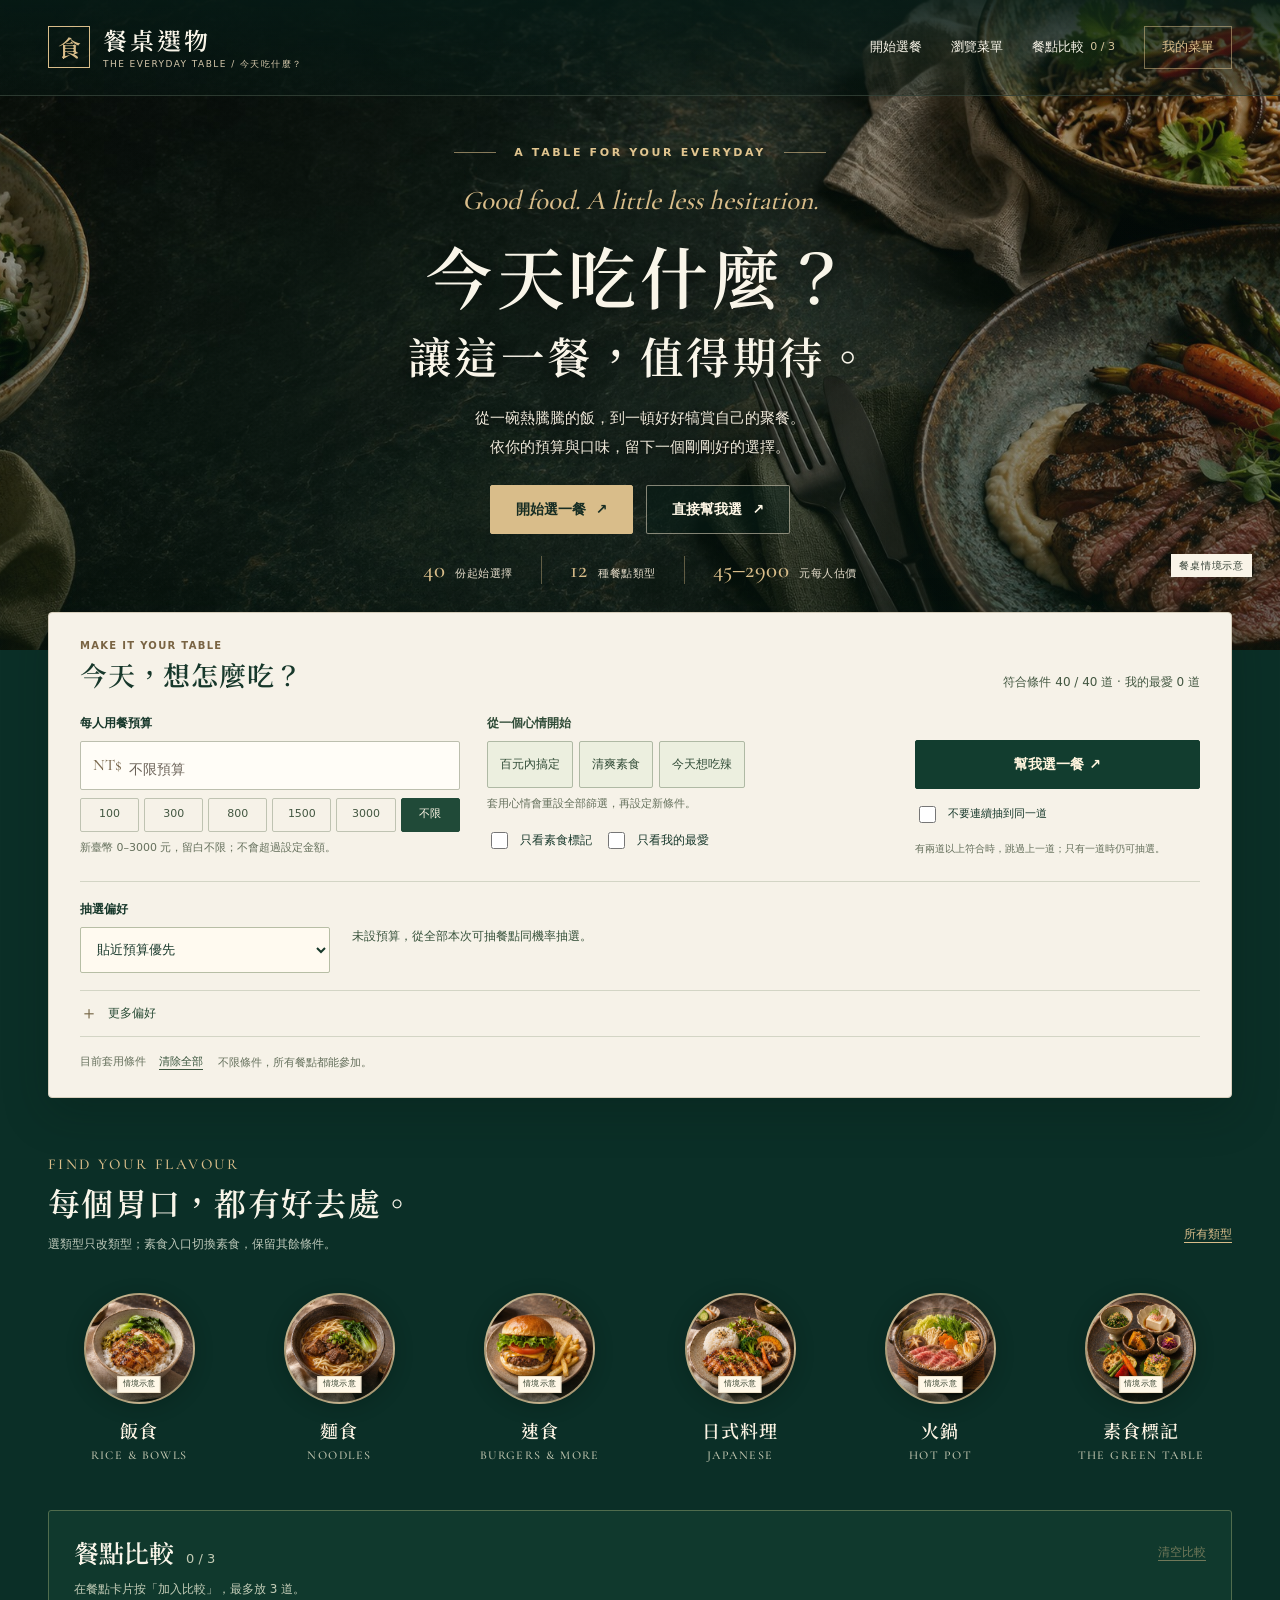
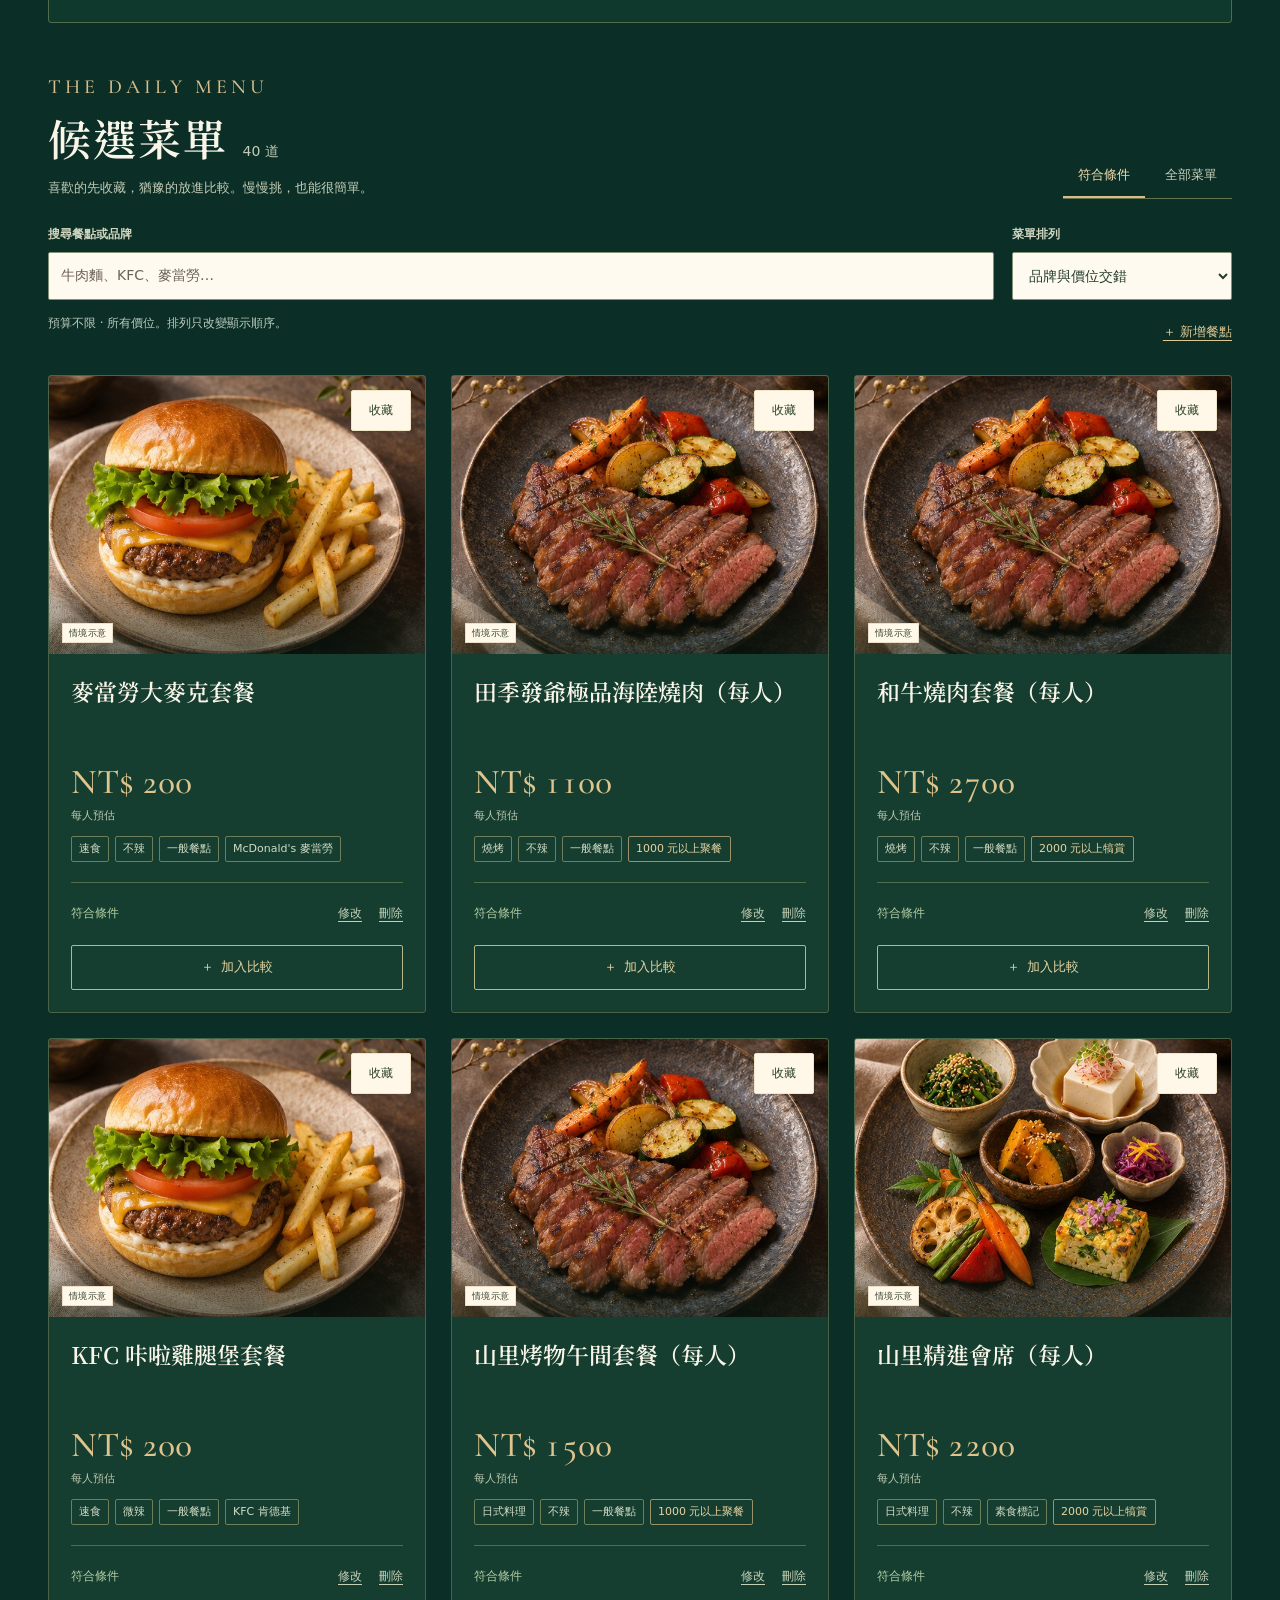
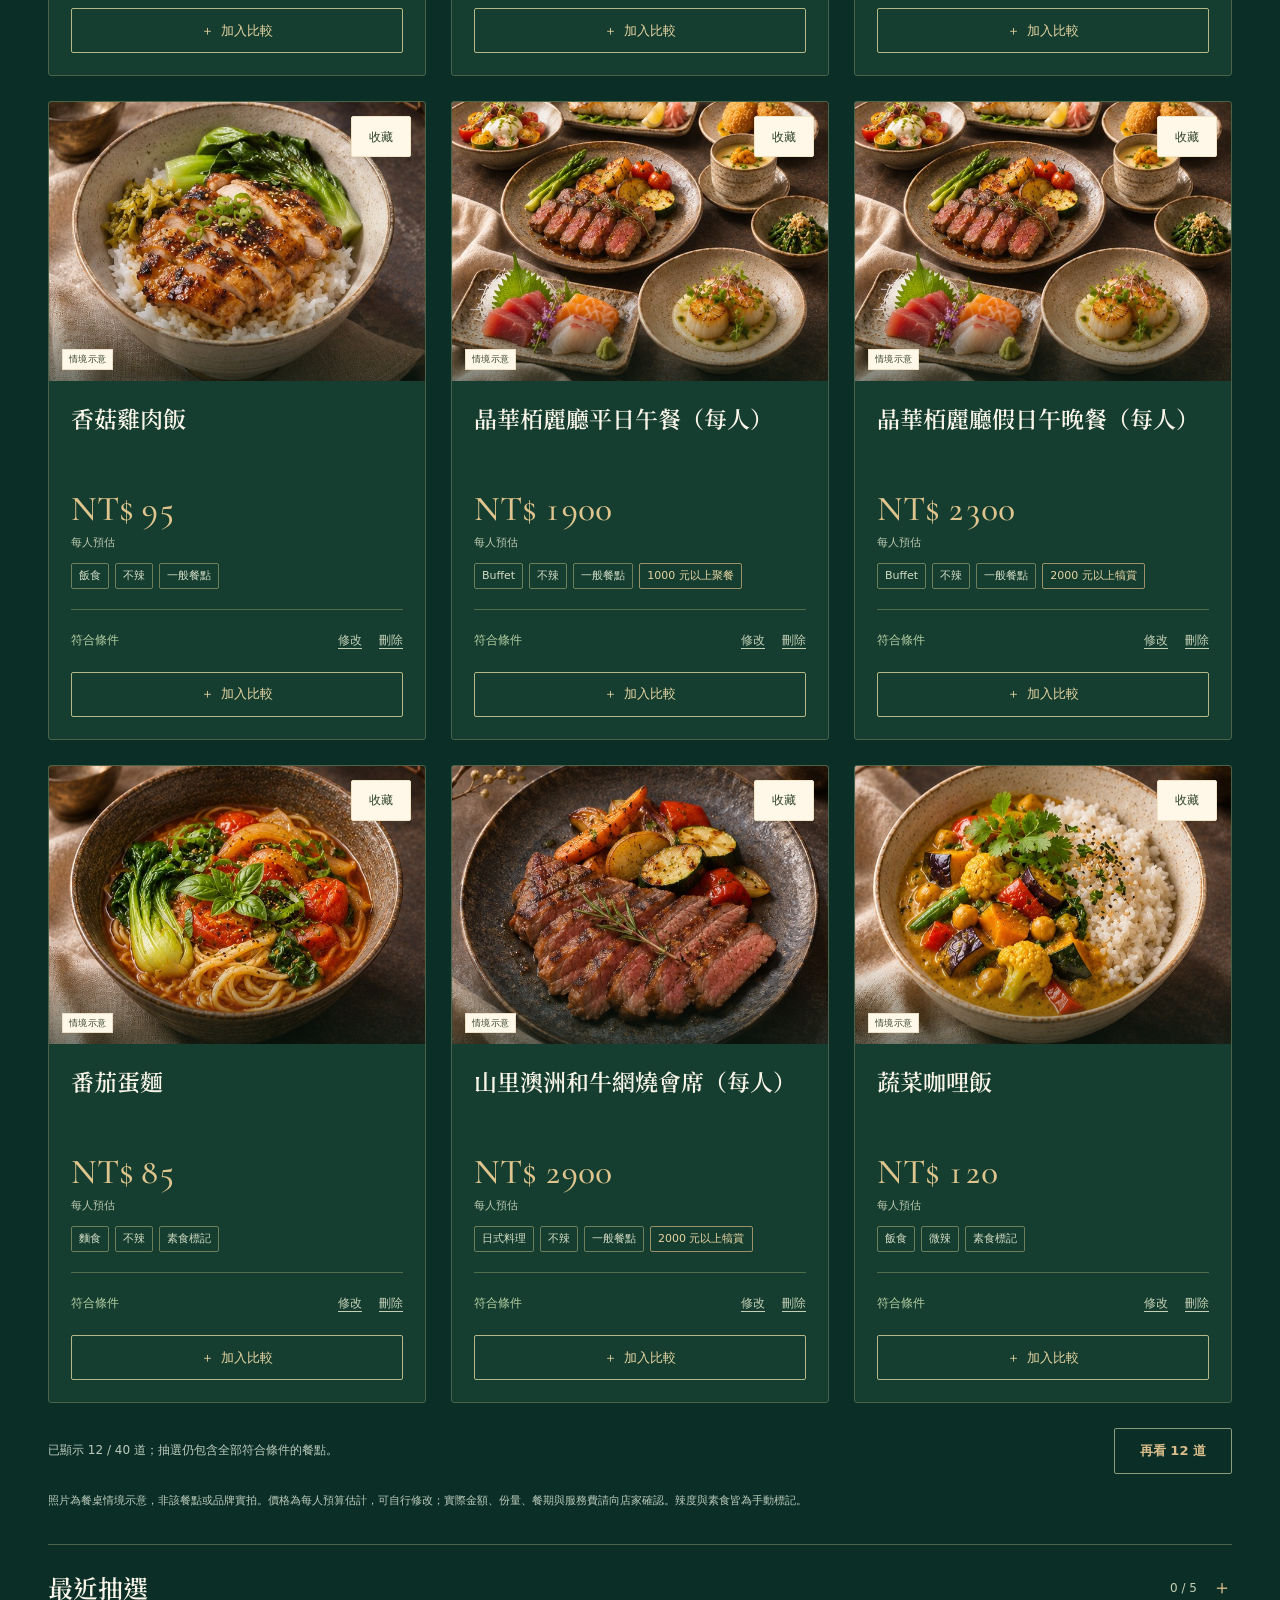
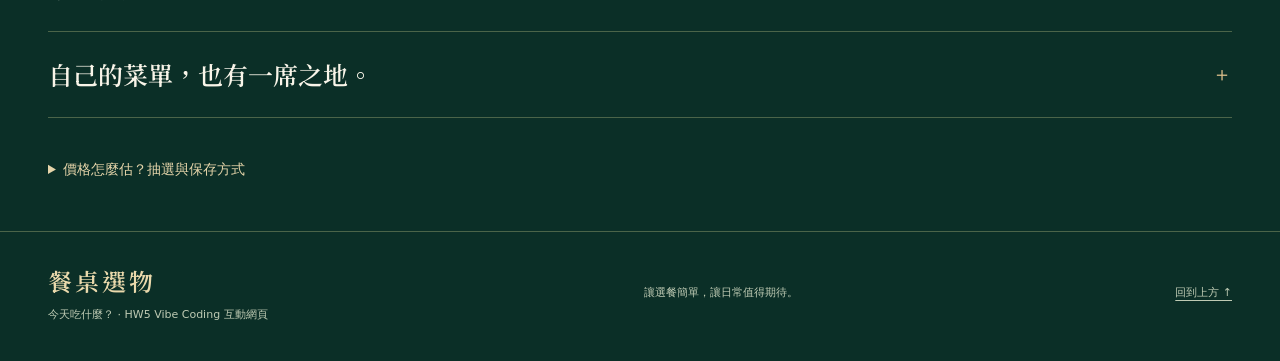
<file: index.html>
<!doctype html>
<html lang="zh-Hant">
<head>
  <meta charset="utf-8">
  <meta name="viewport" content="width=device-width,initial-scale=1">
  <meta name="description" content="從自己的菜單，依預算和口味挑出今天的一餐。可新增餐點、隨機抽選及儲存最愛。">
  <title>今天吃什麼？｜餐桌選物</title>
  <link rel="stylesheet" href="editorial.css">
</head>
<body>

<header id="top"><div class="wrap top"><a class="brand" href="#top" aria-label="餐桌選物，今天吃什麼首頁"><span class="brand-mark" aria-hidden="true">食</span><span><span class="brand-name">餐桌選物</span><span class="brand-sub">THE EVERYDAY TABLE / 今天吃什麼？</span></span></a><nav class="top-nav" aria-label="主要導覽"><a href="#planner">開始選餐</a><a href="#menu-title">瀏覽菜單</a><a href="#comparison-panel">餐點比較<span id="nav-compare-count" class="nav-count">0 / 3</span></a><a href="#menu-editor" class="nav-accent" id="open-menu-editor">我的菜單</a></nav></div></header>
<section class="restaurant-hero hero" aria-labelledby="page-title"><div class="hero-copy"><span class="eyebrow">A TABLE FOR YOUR EVERYDAY</span><span class="hero-script">Good food. A little less hesitation.</span><h1 id="page-title">今天吃什麼？<em>讓這一餐，值得期待。</em></h1><p>從一碗熱騰騰的飯，到一頓好好犒賞自己的聚餐。<br>依你的預算與口味，留下一個剛剛好的選擇。</p><div class="hero-actions"><a class="btn primary" id="hero-start" href="#planner">開始選一餐 <span aria-hidden="true">↗</span></a><button class="btn subtle" type="button" id="hero-draw">直接幫我選 <span aria-hidden="true">↗</span></button></div></div><span class="hero-caption">餐桌情境示意</span><div class="hero-bottom"><span><strong>40</strong> 份起始選擇</span><span><strong>12</strong> 種餐點類型</span><span><strong>45–2900</strong> 元每人估價</span></div></section>
<main class="wrap main-shell">
<p id="catalog-update" class="notice" role="status" hidden></p><p id="storage-warning" class="notice" role="status" hidden></p>
<section class="filters" id="planner" aria-labelledby="filter-title"><div class="planner-heading"><div><span class="section-kicker">MAKE IT YOUR TABLE</span><h2 id="filter-title">今天，想怎麼吃？</h2></div><p class="status" id="candidate-status" aria-live="polite"></p></div>
<div class="planner-grid">
<div class="field budget-field"><label for="budget">每人用餐預算</label><div class="budget-input"><span aria-hidden="true">NT$</span><input id="budget" type="number" min="0" max="3000" step="1" placeholder="不限預算" inputmode="numeric" aria-describedby="budget-help budget-error"></div><div class="budget-picks" aria-label="快速選擇預算"><button type="button" data-budget="100" class="budget-pick" aria-pressed="false">100</button><button type="button" data-budget="300" class="budget-pick" aria-pressed="false">300</button><button type="button" data-budget="800" class="budget-pick" aria-pressed="false">800</button><button type="button" data-budget="1500" class="budget-pick" aria-pressed="false">1500</button><button type="button" data-budget="3000" class="budget-pick" aria-pressed="false">3000</button><button type="button" data-budget="" class="budget-pick" aria-pressed="false">不限</button></div><p class="hint" id="budget-help">新臺幣 0–3000 元，留白不限；不會超過設定金額。</p><p id="budget-error" class="warning" role="status" hidden></p></div>
<div><nav class="quick-picks" aria-label="快速設定餐點條件"><p class="quick-label">從一個心情開始</p><div class="quick-grid"><button type="button" class="quick-pick" id="preset-budget" aria-pressed="false">百元內搞定</button><button type="button" class="quick-pick" id="preset-veggie" aria-pressed="false">清爽素食</button><button type="button" class="quick-pick" id="preset-spicy" aria-pressed="false">今天想吃辣</button></div><p class="hint">套用心情會重設全部篩選，再設定新條件。</p></nav><div class="checks"><label class="check"><input id="vegetarian" type="checkbox">只看素食標記</label><label class="check"><input id="favorite-only" type="checkbox">只看我的最愛</label></div></div>
<div class="planner-action"><button id="draw" class="btn primary" type="button">幫我選一餐 ↗</button><label class="check repeat-check"><input id="avoid-repeat" type="checkbox" aria-describedby="repeat-help">不要連續抽到同一道</label><p class="hint" id="repeat-help">有其他候選時跳過上一道；只有一道仍可抽選。</p></div>
</div><div class="draw-policy-controls"><div class="field"><label for="draw-mode">抽選偏好</label><select id="draw-mode" aria-describedby="draw-policy-summary"><option value="near-budget">貼近預算優先</option><option value="uniform">所有符合餐點同機率</option></select></div><p id="draw-policy-summary" class="draw-policy-summary" aria-live="polite" aria-atomic="true"></p></div><details class="advanced" id="advanced-filters"><summary><span>更多偏好<span id="advanced-count" class="advanced-count"></span></span></summary><div class="advanced-fields">
        <div class="field"><label for="category">餐點類型</label><select id="category"><option value="all">所有類型</option><option value="飯食">飯食</option><option value="麵食">麵食</option><option value="輕食">輕食</option><option value="其他">其他</option><option value="早餐">早餐</option><option value="台式小吃">台式小吃</option><option value="速食">速食</option><option value="港式點心">港式點心</option><option value="日式料理">日式料理</option><option value="火鍋">火鍋</option><option value="燒烤">燒烤</option><option value="Buffet">Buffet</option></select></div>
        <div class="field"><label for="spice">辣度偏好</label><select id="spice"><option value="all">所有辣度</option><option value="不辣">不辣</option><option value="微辣">微辣</option><option value="辣">辣</option></select></div>
        <div class="field"><label for="price-band">這餐的價位區間</label><select id="price-band" aria-describedby="price-band-help"><option value="all">所有價位</option><option value="everyday">日常餐 0–999 元</option><option value="premium">聚餐 1000–1999 元</option><option value="luxury">犒賞 2000–3000 元</option></select><p class="hint" id="price-band-help">與最高預算一起套用。</p></div>
      </div><nav class="quick-picks" aria-label="情境與品牌捷徑"><p class="quick-label">情境與品牌捷徑</p><div class="quick-grid"><button type="button" class="quick-pick" data-occasion="premium" aria-pressed="false">聚餐 1000–1999</button><button type="button" class="quick-pick" data-occasion="luxury" aria-pressed="false">犒賞 2000–3000</button><button type="button" class="quick-pick" data-brand="mcdonalds" aria-pressed="false">McDonald's 麥當勞</button><button type="button" class="quick-pick" data-brand="kfc" aria-pressed="false">KFC 肯德基</button></div><p class="hint">會清除預算與素食等目前條件，改用捷徑設定。</p></nav></details>
<div class="active-area"><div class="active-label"><span>目前套用條件</span><button id="reset-filters" class="textbtn" type="button" aria-label="清除全部篩選，包括預算與素食">清除全部</button></div><div id="active-filters" class="active-filters" aria-label="目前篩選，可逐項移除"></div></div>
</section>
<section class="category-section" aria-labelledby="category-photo-title"><div class="category-heading"><div><span class="section-kicker">FIND YOUR FLAVOUR</span><h2 id="category-photo-title">每個胃口，都有好去處。</h2><p>選類型只改類型；素食入口切換素食，保留其餘條件。</p></div><button type="button" id="category-all" class="textbtn" aria-pressed="true">所有類型</button></div><div class="category-grid"><button class="category-choice" type="button" data-category-choice="飯食" aria-pressed="false" aria-label="只修改餐點類型為飯食，保留其他條件"><span class="dish-media" aria-hidden="true" data-atlas="dining" data-scene="tl"><span class="media-caption">情境示意</span></span><span class="category-name">飯食</span><small>RICE & BOWLS</small></button><button class="category-choice" type="button" data-category-choice="麵食" aria-pressed="false" aria-label="只修改餐點類型為麵食，保留其他條件"><span class="dish-media" aria-hidden="true" data-atlas="dining" data-scene="tr"><span class="media-caption">情境示意</span></span><span class="category-name">麵食</span><small>NOODLES</small></button><button class="category-choice" type="button" data-category-choice="速食" aria-pressed="false" aria-label="只修改餐點類型為速食，保留其他條件"><span class="dish-media" aria-hidden="true" data-atlas="dining" data-scene="bl"><span class="media-caption">情境示意</span></span><span class="category-name">速食</span><small>BURGERS & MORE</small></button><button class="category-choice" type="button" data-category-choice="日式料理" aria-pressed="false" aria-label="只修改餐點類型為日式料理，保留其他條件"><span class="dish-media" aria-hidden="true" data-atlas="asian" data-scene="tr"><span class="media-caption">情境示意</span></span><span class="category-name">日式料理</span><small>JAPANESE</small></button><button class="category-choice" type="button" data-category-choice="火鍋" aria-pressed="false" aria-label="只修改餐點類型為火鍋，保留其他條件"><span class="dish-media" aria-hidden="true" data-atlas="asian" data-scene="bl"><span class="media-caption">情境示意</span></span><span class="category-name">火鍋</span><small>HOT POT</small></button><button class="category-choice" type="button" id="photo-vegetarian" aria-pressed="false" aria-label="切換只看素食標記，保留其他條件"><span class="dish-media" aria-hidden="true" data-atlas="vegetarian" data-scene="br"><span class="media-caption">情境示意</span></span><span class="category-name">素食標記</span><small>THE GREEN TABLE</small></button></div></section>
<section id="result-panel" class="panel result waiting" aria-labelledby="result-title"><div class="result-body"><small>TODAY'S LITTLE INSPIRATION</small><div id="result-content"><h2 id="result-title">讓菜單幫你決定。</h2><p>從符合條件的餐點中，隨機挑一個今天的選擇。</p></div><div class="result-actions"><button id="result-favorite" class="btn subtle" type="button" hidden>加入最愛</button></div></div><div class="draw-stat" aria-hidden="true"><strong id="draw-count">40</strong><span>道符合條件</span></div><div id="result-photo" class="dish-media result-photo" aria-hidden="true" hidden><span class="media-caption">情境示意</span></div></section>
<section id="recovery-panel" class="panel recovery-panel" aria-labelledby="recovery-title" hidden><h2 id="recovery-title">換一個條件，找回選擇</h2><p id="recovery-summary"></p><ul id="recovery-actions" class="recovery-actions"></ul><p id="recovery-note" class="hint"></p></section><div id="draw-announcement" class="sr-only" aria-live="polite" aria-atomic="true"></div>
<section id="comparison-panel" class="panel comparison-panel" aria-labelledby="comparison-title"><div class="toolbar"><h2 id="comparison-title" tabindex="-1">餐點比較<span id="comparison-count">0 / 3</span></h2><button type="button" class="textbtn" id="clear-comparison" disabled>清空比較</button></div><p id="comparison-status" class="comparison-status" role="status" aria-live="polite" aria-atomic="true">在餐點卡片按「加入比較」，最多放 3 道。</p><div id="comparison-items" class="comparison-items"></div><p class="hint">已選項目會保留；價格與符合狀態隨目前資料更新。素食與辣度為手動標記，點餐前請確認。</p></section>
<section class="catalogue" aria-labelledby="menu-title"><div class="menu-heading"><div><span class="section-kicker">THE DAILY MENU</span><h2 id="menu-title" tabindex="-1">候選菜單<span id="menu-count"></span></h2><p>喜歡的先收藏，猶豫的放進比較。慢慢挑，也能很簡單。</p></div><div class="segments" aria-label="菜單顯示方式"><button id="show-candidates" type="button" aria-pressed="true">符合條件</button><button id="show-all" type="button" aria-pressed="false">全部菜單</button></div></div>
<div class="menu-tools"><div class="field"><label for="dish-search">搜尋餐點或品牌</label><input id="dish-search" type="search" maxlength="40" placeholder="牛肉麵、KFC、麥當勞…" aria-describedby="search-help"><span id="search-help" class="sr-only">名稱、品牌別名與所有篩選條件一起套用。</span></div><div class="field"><label for="price-sort">菜單排列</label><select id="price-sort"><option value="recommended">品牌與價位交錯</option><option value="price-asc">價格由低到高</option><option value="price-desc">價格由高到低</option></select></div></div><div class="menu-meta"><p id="view-help" class="hint"></p><a class="editor-link" id="add-menu-shortcut" href="#menu-editor">＋ 新增餐點</a></div>
<div id="cards" class="cards" aria-labelledby="menu-title"></div><div class="load-more-row"><p id="display-status" class="hint" aria-live="polite"></p><button id="load-more" type="button" class="btn subtle" hidden>再看 12 道</button></div><p class="sample-note">照片為餐桌情境示意，非該餐點或品牌實拍。價格為每人預算估計，可自行修改；實際金額、份量、餐期與服務費請向店家確認。辣度與素食皆為手動標記。</p><div id="undo-area" class="undo" role="status" hidden><span id="undo-message"></span><button id="undo-delete" type="button" class="textbtn">復原刪除</button></div></section>
<details class="history-panel" aria-labelledby="history-title"><summary><span id="history-title">最近抽選</span><span id="history-count">0 / 5</span></summary><div class="history-head"><p class="hint">最近 5 次的餐點與當時價格，不代表實際吃過。</p><button type="button" class="textbtn" id="clear-history" disabled>清除紀錄</button></div><ol class="history-list" id="history-list"></ol><p class="history-empty" id="history-empty">還沒有抽選紀錄。</p></details>
<details class="add-disclosure" id="menu-editor"><summary>自己的菜單，也有一席之地。</summary><section class="panel add-panel" aria-labelledby="form-title"><h2 id="form-title">把想吃的加進來</h2><p class="hint">自己建立菜單，選餐才會更貼近你的習慣。</p>
        <form id="dish-form" novalidate><div class="formgrid">
          <div class="field"><label for="dish-name">餐點名稱</label><input id="dish-name" type="text" maxlength="40" placeholder="例如：雞肉飯" required></div>
          <div class="field"><label for="dish-price">每人預估餐費（新臺幣元）</label><input id="dish-price" type="number" min="0" max="3000" step="1" inputmode="numeric" placeholder="例如：90" required></div>
          <div class="field"><label for="dish-category">餐點類型</label><select id="dish-category"><option value="飯食">飯食</option><option value="麵食">麵食</option><option value="輕食">輕食</option><option value="其他">其他</option><option value="早餐">早餐</option><option value="台式小吃">台式小吃</option><option value="速食">速食</option><option value="港式點心">港式點心</option><option value="日式料理">日式料理</option><option value="火鍋">火鍋</option><option value="燒烤">燒烤</option><option value="Buffet">Buffet</option></select></div>
          <div class="field"><label for="dish-spice">辣度</label><select id="dish-spice"><option>不辣</option><option>微辣</option><option>辣</option></select></div>
        </div><label class="check"><input id="dish-vegetarian" type="checkbox">這份餐點標記為素食</label><div class="form-actions"><button class="btn primary" id="save-dish" type="submit">新增餐點</button><button class="btn subtle" id="cancel-edit" type="button" hidden>取消修改</button><p id="form-message" role="status" aria-live="polite"></p></div></form>
      </section></details>
<details class="info"><summary>價格怎麼估？抽選與保存方式</summary><ul><li>起始菜單有 40 份選擇、12 種分類，每人預估 45–2900 元，其中 7 份為千元以上聚餐，4 份達 2000 元以上。最高預算是上限；想專看高價餐點，可以選擇「聚餐 1000–1999」或「犒賞 2000–3000」，再搭配預算上限。</li><li>起始菜單包含四份 KFC、四份 McDonald's 餐點，可用品牌按鈕直接查看。新增六份速食餐參考品牌官方套餐價格，向上取整作為每人預算；不是即時報價。原始八份為虛構示範；新增餐點依常見品項與官方菜單價位帶設定預算，仍非即時店價。新增六份高價餐的預算參考田季、晶華與大倉山里官方餐費，計入標示的 10% 服務費後向上取整。Buffet 與聚餐以每人估算，實際餐期、服務費、加點與外送價格需自行確認，估算不保證涵蓋所有費用。</li><li>預算、價位區間、名稱關鍵字、餐點類型、辣度、素食與最愛條件會同時套用。菜單排列只改變卡片的順序，不改變抽選機率。「全部菜單」保留名稱搜尋，暫不套用其他篩選，但抽選仍只從符合條件的餐點進行。一般模式從符合清單等機率抽一個，可重複；勾選不連續重複時，若有其他候選便先排除上一道，再等機率抽選。</li><li>KFC 與 McDonald's 按鈕會清除其他篩選並顯示該品牌四份餐點；品牌與各價位推薦優先展示兩個品牌，再輪流展示日常、千元與兩千元以上餐點。三個心情按鈕會清除名稱搜尋並重新設定篩選條件，不會直接抽選。百元內設定預算 100 元；清爽素食設定不辣與素食；想吃辣設定辣度為辣。</li><li>菜單、最愛和最近 5 次抽選只儲存在這個瀏覽器的本機儲存空間，不會傳送到伺服器。清除紀錄也會忘記上一道；篩選與不重複開關不會保存。換瀏覽器、換網址或清除網站資料後不會共用。</li><li>素食與辣度是手動標記，不是店家認證；點餐前仍應確認實際內容。本工具不處理付款或訂餐。</li></ul><p>價位帶參考（2026-10-10 查閱）：<a href="https://www.mcdonalds.com/tw/zh-tw/newsroom/2026/20260519.html" target="_blank" rel="noopener noreferrer">麥當勞</a>、<a href="https://im1.kfcclub.com.tw/menu?menuId=184" target="_blank" rel="noopener noreferrer">KFC</a>、<a href="https://www.tianji.com.tw/menu/" target="_blank" rel="noopener noreferrer">田季發爺</a>、<a href="https://www.eatogether.com.tw/index.php/zh-TW/price" target="_blank" rel="noopener noreferrer">饗食天堂</a>、<a href="https://www.fruitfulfood.com.tw/zh-TW/store/TaipeiStation" target="_blank" rel="noopener noreferrer">果然匯</a>、<a href="https://www.regenttaiwan.com/dining/brasserie/braorder2014_tw.pdf" target="_blank" rel="noopener noreferrer">晶華栢麗廳</a>、<a href="https://www.okurataipei.com.tw/download/118/" target="_blank" rel="noopener noreferrer">大倉山里</a>。連結供確認品項與價格，不代表本網站與品牌合作。</p></details>
</main><footer class="wrap footer"><span><strong>餐桌選物</strong>今天吃什麼？ · HW5 Vibe Coding 互動網頁</span><span>讓選餐簡單，讓日常值得期待。</span><a class="back-top" href="#top">回到上方 ↑</a></footer><p id="comparison-feedback" class="compare-feedback" role="status" aria-live="polite" hidden></p><nav class="mobile-bar" aria-label="快速選餐與比較"><a id="mobile-comparison" href="#comparison-panel" aria-label="查看餐點比較"><span>餐點比較</span><strong id="mobile-compare-count">0 / 3</strong></a><button type="button" id="mobile-draw" class="btn primary">幫我選一餐 ↗</button></nav>

<script>
(() => {
  'use strict';
  const KEY='hw5.today-menu.v1:'+location.pathname;
  const categories=["飯食", "麵食", "輕食", "其他", "早餐", "台式小吃", "速食", "港式點心", "日式料理", "火鍋", "燒烤", "Buffet"], spices=['不辣','微辣','辣'];
  const CATALOG_REV=4;
  const samples=[
    {id:'demo-1',name:'香菇雞肉飯',price:95,category:'飯食',spice:'不辣',vegetarian:false},
    {id:'demo-2',name:'番茄蛋麵',price:85,category:'麵食',spice:'不辣',vegetarian:true},
    {id:'demo-3',name:'蔬菜咖哩飯',price:120,category:'飯食',spice:'微辣',vegetarian:true},
    {id:'demo-4',name:'辣味拌麵',price:80,category:'麵食',spice:'辣',vegetarian:false},
    {id:'demo-5',name:'雞肉三明治',price:75,category:'輕食',spice:'不辣',vegetarian:false},
    {id:'demo-6',name:'蔬菜湯與飯糰',price:65,category:'輕食',spice:'不辣',vegetarian:true},
    {id:'demo-7',name:'煎餃套餐',price:110,category:'其他',spice:'不辣',vegetarian:false},
    {id:'demo-8',name:'辣炒雞肉飯',price:130,category:'飯食',spice:'辣',vegetarian:false},
    {"id":"catalog-202610-9","name":"滷肉飯與滷蛋","price":70,"category":"飯食","spice":"不辣","vegetarian":false},
    {"id":"catalog-202610-10","name":"嘉義火雞肉飯","price":85,"category":"飯食","spice":"不辣","vegetarian":false},
    {"id":"catalog-202610-11","name":"排骨便當","price":120,"category":"飯食","spice":"不辣","vegetarian":false},
    {"id":"catalog-202610-15","name":"紅燒牛肉麵","price":220,"category":"麵食","spice":"微辣","vegetarian":false},
    {"id":"catalog-202610-17","name":"台南擔仔麵","price":70,"category":"麵食","spice":"不辣","vegetarian":false},
    {"id":"catalog-202610-21","name":"彰化肉圓","price":60,"category":"台式小吃","spice":"不辣","vegetarian":false},
    {"id":"catalog-202610-22","name":"蚵仔煎","price":85,"category":"台式小吃","spice":"不辣","vegetarian":false},
    {"id":"catalog-202610-24","name":"鹽酥雞拼盤","price":140,"category":"台式小吃","spice":"不辣","vegetarian":false},
    {"id":"catalog-202610-27","name":"素食滷味拼盤","price":100,"category":"台式小吃","spice":"不辣","vegetarian":true},
    {"id":"catalog-202610-29","name":"蔬菜蛋餅","price":45,"category":"早餐","spice":"不辣","vegetarian":true},
    {"id":"catalog-202610-35","name":"麥當勞大麥克套餐","price":200,"category":"速食","spice":"不辣","vegetarian":false},
    {"id":"catalog-202610-38","name":"KFC 咔啦雞腿堡套餐","price":200,"category":"速食","spice":"微辣","vegetarian":false},
    {"id":"catalog-202610-41","name":"港式蝦餃與燒賣","price":320,"category":"港式點心","spice":"不辣","vegetarian":false},
    {"id":"catalog-202610-46","name":"照燒雞腿定食","price":280,"category":"日式料理","spice":"不辣","vegetarian":false},
    {"id":"catalog-202610-51","name":"個人小火鍋","price":240,"category":"火鍋","spice":"不辣","vegetarian":false},
    {"id":"catalog-202610-53","name":"麻辣火鍋（每人）","price":800,"category":"火鍋","spice":"辣","vegetarian":false},
    {"id":"catalog-202610-55","name":"韓式 BBQ（每人）","price":700,"category":"燒烤","spice":"微辣","vegetarian":false},
    {"id":"catalog-202610-57","name":"和牛燒肉套餐（每人）","price":2700,"category":"燒烤","spice":"不辣","vegetarian":false},
    {"id":"catalog-202610-58","name":"自助 Buffet 平日午餐","price":900,"category":"Buffet","spice":"不辣","vegetarian":false},
    {"id":"catalog-202610-63","name":"蔬食 Buffet 餐費預算","price":800,"category":"Buffet","spice":"不辣","vegetarian":true},
    {"id":"premium-202610-1","name":"田季發爺極品海陸燒肉（每人）","price":1100,"category":"燒烤","spice":"不辣","vegetarian":false},
    {"id":"premium-202610-2","name":"山里烤物午間套餐（每人）","price":1500,"category":"日式料理","spice":"不辣","vegetarian":false},
    {"id":"premium-202610-3","name":"晶華栢麗廳平日午餐（每人）","price":1900,"category":"Buffet","spice":"不辣","vegetarian":false},
    {"id":"premium-202610-4","name":"山里精進會席（每人）","price":2200,"category":"日式料理","spice":"不辣","vegetarian":true},
    {"id":"premium-202610-5","name":"晶華栢麗廳假日午晚餐（每人）","price":2300,"category":"Buffet","spice":"不辣","vegetarian":false},
    {"id":"premium-202610-6","name":"山里澳洲和牛網燒會席（每人）","price":2900,"category":"日式料理","spice":"不辣","vegetarian":false}
,
    {"id":"fastfood-202610-1","name":"麥當勞辣味四盎司牛肉堡經典套餐","price":170,"category":"速食","spice":"微辣","vegetarian":false},
    {"id":"fastfood-202610-2","name":"麥當勞辣味雙層四盎司牛肉堡經典套餐","price":210,"category":"速食","spice":"微辣","vegetarian":false},
    {"id":"fastfood-202610-3","name":"麥當勞雙層麥香魚經典套餐","price":170,"category":"速食","spice":"不辣","vegetarian":false},
    {"id":"fastfood-202610-4","name":"KFC 蒜香白醬脆雞飯 XL全明星餐","price":220,"category":"速食","spice":"微辣","vegetarian":false},
    {"id":"fastfood-202610-5","name":"KFC 雙層咔啦雞腿堡 XL全明星餐","price":270,"category":"速食","spice":"微辣","vegetarian":false},
    {"id":"fastfood-202610-6","name":"KFC 花生熔岩咔啦雞腿堡 XL全明星餐","price":250,"category":"速食","spice":"微辣","vegetarian":false}
  ];
  const $=id=>document.getElementById(id);
  let dishes=samples.map(d=>({...d})), favorites=new Set(), selected=null, editId=null, view='candidates', deleted=null, history=[], lastDrawId=null, displayLimit=12, catalogRev=CATALOG_REV;
  let comparisonIds=[], comparisonMessage='';
  let selectedDrawNote=null;
  function warnStorage(text){$('storage-warning').textContent=text;$('storage-warning').hidden=false;}
  function validDish(d){return d&&typeof d.id==='string'&&d.id.length>0&&typeof d.name==='string'&&d.name.trim().length>0&&d.name.length<=40&&Number.isInteger(d.price)&&d.price>=0&&d.price<=3000&&categories.includes(d.category)&&spices.includes(d.spice)&&typeof d.vegetarian==='boolean';}
  try {
    const raw=localStorage.getItem(KEY);
    if(raw!==null){const data=JSON.parse(raw);if(!data||data.version!==1||!Array.isArray(data.dishes)||!Array.isArray(data.favorites)||!data.dishes.every(validDish)||new Set(data.dishes.map(d=>d.id)).size!==data.dishes.length)throw new Error('invalid saved data');dishes=data.dishes;favorites=new Set(data.favorites.filter(id=>typeof id==='string'&&dishes.some(d=>d.id===id)));if(Array.isArray(data.history))history=data.history.filter(h=>h&&typeof h.id==='string'&&typeof h.name==='string'&&h.name.trim().length>0&&h.name.length<=40&&Number.isInteger(h.price)&&h.price>=0&&h.price<=3000).slice(0,5);lastDrawId=history[0]?.id||null;
      if(!Number.isInteger(data.catalogRev)||data.catalogRev<CATALOG_REV){
        const names=new Set(dishes.map(d=>d.name.trim().toLocaleLowerCase()));
        const ids=new Set(dishes.map(d=>d.id));let added=0;
        const previousRev=Number.isInteger(data.catalogRev)?data.catalogRev:0;
        for(const item of samples.slice(previousRev>=3?34:previousRev>=2?28:8)){if(!ids.has(item.id)&&!names.has(item.name.trim().toLocaleLowerCase())){dishes.push({...item});ids.add(item.id);names.add(item.name.toLocaleLowerCase());added++;}}
        if(added){$('catalog-update').textContent='已補入 '+added+' 份新餐點；你修改或新增的餐點、最愛和紀錄都保留。';$('catalog-update').hidden=false;}
        save();
      }else{catalogRev=data.catalogRev;}
    }
  } catch(e){warnStorage('無法讀取先前資料，這次先使用示範菜單；新增與收藏仍可操作。');}
  function save(){try{localStorage.setItem(KEY,JSON.stringify({version:1,catalogRev,dishes,favorites:[...favorites],history}));}catch(e){warnStorage('此瀏覽器目前無法保存資料；本次仍可操作，但關閉或重新整理後可能遺失變更。');}}
  function budgetValue(){const input=$('budget');if(input.validity.badInput)return NaN;const v=input.value.trim();if(v==='')return null;const n=Number(v);return Number.isInteger(n)&&n>=0&&n<=3000?n:NaN;}
  const priceBandLabels={all:'所有價位',everyday:'日常餐 0–999 元',premium:'聚餐 1000–1999 元',luxury:'犒賞 2000–3000 元'};
  function matchesPriceBand(d,band){return band==='all'||(band==='everyday'&&d.price<1000)||(band==='premium'&&d.price>=1000&&d.price<2000)||(band==='luxury'&&d.price>=2000);}
  function searchKey(value){return value.normalize('NFKC').toLocaleLowerCase().replace(/[\s'’‘ʼ＇‐‑–—-]/g,'');}
  function brandOf(name){const key=searchKey(name);return /麥當勞|麦当劳|mcdonald/.test(key)?'mcdonalds':/kfc|肯德基/.test(key)?'kfc':'';}
  function matchesSearch(d,query){const key=searchKey(query);if(!key)return true;const aliases={mcdonalds:' McDonald McDonalds McDonald’s 麥當勞 麦当劳',kfc:' KFC 肯德基'};return searchKey(d.name+(aliases[brandOf(d.name)]||'')).includes(key);}
  function orderedMenu(list){const sort=$('price-sort').value;if(sort==='price-asc')return [...list].sort((a,b)=>a.price-b.price);if(sort==='price-desc')return [...list].sort((a,b)=>b.price-a.price);const everyday=list.filter(d=>d.price<1000);const featured=['mcdonalds','kfc'].map(brand=>everyday.find(d=>brandOf(d.name)===brand)).filter(Boolean);const featuredIds=new Set(featured.map(d=>d.id));const groups=[[...featured,...everyday.filter(d=>!featuredIds.has(d.id))],list.filter(d=>d.price>=1000&&d.price<2000),list.filter(d=>d.price>=2000)];const result=[];for(let i=0;i<Math.max(...groups.map(g=>g.length));i++)for(const group of groups)if(group[i])result.push(group[i]);return result;}
  function currentFilters(){return {budget:budgetValue(),priceBand:$('price-band').value,query:$('dish-search').value.trim(),category:$('category').value,spice:$('spice').value,vegetarian:$('vegetarian').checked,favoriteOnly:$('favorite-only').checked};}
  function eligible(filters=currentFilters()){if(Number.isNaN(filters.budget))return [];return dishes.filter(d=>(filters.budget===null||d.price<=filters.budget)&&matchesPriceBand(d,filters.priceBand)&&(filters.category==='all'||d.category===filters.category)&&(filters.spice==='all'||d.spice===filters.spice)&&(!filters.vegetarian||d.vegetarian)&&(!filters.favoriteOnly||favorites.has(d.id))&&matchesSearch(d,filters.query));}
  // Each proposed recovery changes one field. Budget and dietary limits remain in force
  // during every count; the budget action explicitly shows its new limit.
  function recoveryOptions(filters=currentFilters()){
    if(Number.isNaN(filters.budget)||!dishes.length||eligible(filters).length)return [];
    const options=[];
    const propose=(field,value,label)=>{const count=eligible({...filters,[field]:value}).length;if(count)options.push({field,value,label,count});};
    if(filters.query)propose('query','','清除搜尋「'+filters.query+'」');
    if(filters.priceBand!=='all')propose('priceBand','all','價位由「'+priceBandLabels[filters.priceBand]+'」改為「所有價位」');
    if(filters.category!=='all')propose('category','all','類型由「'+filters.category+'」改為「都可以」');
    if(filters.spice!=='all')propose('spice','all','辣度由「'+filters.spice+'」改為「都可以」');
    if(filters.favoriteOnly)propose('favoriteOnly',false,'取消「只從我的最愛抽選」');
    if(filters.budget!==null){const withoutBudget=eligible({...filters,budget:null});if(withoutBudget.length){const nextBudget=Math.min(...withoutBudget.map(d=>d.price));if(nextBudget>filters.budget)propose('budget',nextBudget,'最高預算由 NT$ '+filters.budget+' 調高至 NT$ '+nextBudget);}}
    return options;
  }
  function applyRecovery(option){
    const current=recoveryOptions().find(item=>item.field===option.field&&item.value===option.value);
    if(!current){render();return;}
    const fields={query:'dish-search',priceBand:'price-band',category:'category',spice:'spice',favoriteOnly:'favorite-only',budget:'budget'};
    const input=$(fields[current.field]);if(current.field==='favoriteOnly')input.checked=current.value;else input.value=String(current.value);
    displayLimit=12;render();$('draw-announcement').textContent='已'+current.label+'；其他條件保留。現在有 '+eligible().length+' 道符合條件，請再按抽選。';$('draw').focus();
  }
  function matchReasons(d,filters=currentFilters()){
    const reasons=[filters.budget===null?'預算不限；本餐每人預估 NT$ '+d.price+'。':'每人預估 NT$ '+d.price+'，在最高預算 NT$ '+filters.budget+' 內，剩餘額度 NT$ '+(filters.budget-d.price)+'。'];
    const conditions=[];if(filters.priceBand!=='all')conditions.push('價位：'+priceBandLabels[filters.priceBand]);if(filters.category!=='all')conditions.push('類型：'+d.category);if(filters.spice!=='all')conditions.push('辣度：'+d.spice);if(conditions.length)reasons.push(conditions.join('；')+'。');
    if(filters.vegetarian)reasons.push('符合素食手動標記；實際內容請向店家確認。');
    if(filters.favoriteOnly)reasons.push('已在「我的最愛」中。');
    if(filters.query)reasons.push('名稱或品牌別名符合搜尋「'+filters.query+'」。');
    return reasons;
  }
  function conditionFailures(d,filters=currentFilters()){
    const reasons=[];if(Number.isNaN(filters.budget))reasons.push('請先修正預算');else if(filters.budget!==null&&d.price>filters.budget)reasons.push('超出預算 NT$ '+(d.price-filters.budget));
    if(!matchesPriceBand(d,filters.priceBand))reasons.push('價位不在「'+priceBandLabels[filters.priceBand]+'」');if(filters.category!=='all'&&d.category!==filters.category)reasons.push('類型不是「'+filters.category+'」');if(filters.spice!=='all'&&d.spice!==filters.spice)reasons.push('辣度不是「'+filters.spice+'」');if(filters.vegetarian&&!d.vegetarian)reasons.push('未標記為素食');if(filters.favoriteOnly&&!favorites.has(d.id))reasons.push('尚未加入最愛');if(!matchesSearch(d,filters.query))reasons.push('不符合搜尋「'+filters.query+'」');return reasons;
  }
  function toggleComparison(id){
    const d=dishes.find(item=>item.id===id);if(!d)return;
    if(comparisonIds.includes(id)){comparisonIds=comparisonIds.filter(item=>item!==id);comparisonMessage='已移除「'+d.name+'」的比較。';}
    else if(comparisonIds.length>=3){$('comparison-feedback').hidden=false;$('comparison-feedback').textContent='比較已滿 3 道。請先在比較區移除一道，再加入新餐點。';$('comparison-status').textContent='最多比較 3 道；請先移除一道，再加入「'+d.name+'」。原有比較已保留。';return;}
    else{comparisonIds.push(id);comparisonMessage='已加入「'+d.name+'」，目前比較 '+comparisonIds.length+' / 3 道。';}
    render();const card=[...$('cards').children].find(el=>el.dataset.dishId===id);if(card)card.querySelector('.compare-toggle').focus();
  }
  function renderComparison(candidates){
    comparisonIds=comparisonIds.filter(id=>dishes.some(d=>d.id===id));const list=$('comparison-items');list.replaceChildren();const filters=currentFilters(),bad=Number.isNaN(filters.budget);$('comparison-count').textContent=' '+comparisonIds.length+' / 3';$('clear-comparison').disabled=!comparisonIds.length;$('comparison-status').textContent=comparisonMessage||(comparisonIds.length?'比較 '+comparisonIds.length+' 道；下方已依目前篩選條件更新。':'在餐點卡片按「加入比較」，最多放 3 道。');comparisonMessage='';
    $('comparison-panel').classList.toggle('has-items',comparisonIds.length>0);$('nav-compare-count').textContent=comparisonIds.length+' / 3';$('mobile-compare-count').textContent=comparisonIds.length+' / 3';$('mobile-comparison').setAttribute('aria-label','查看餐點比較，目前 '+comparisonIds.length+' 道，最多 3 道');
    for(const id of comparisonIds){const d=dishes.find(item=>item.id===id),item=document.createElement('article');item.className='comparison-item';item.dataset.compareId=id;const name=document.createElement('h3');name.textContent=d.name;const details=document.createElement('dl');const withinBudget=bad?'預算輸入需修正，暫不判定':filters.budget===null?'不限預算':d.price<=filters.budget?'預算內，剩餘 NT$ '+(filters.budget-d.price):'超出預算 NT$ '+(d.price-filters.budget);const isMatch=candidates.some(candidate=>candidate.id===id);const rows=[['餐點類型',d.category],['辣度標記',d.spice],['素食標記',d.vegetarian?'有（手動標記）':'無'],['我的最愛',favorites.has(id)?'已收藏':'未收藏'],['與最高預算比較',withinBudget],['目前篩選',isMatch?'符合全部目前篩選條件':conditionFailures(d,filters).join('；')]];
      for(const [label,value] of rows){const row=document.createElement('div'),term=document.createElement('dt'),definition=document.createElement('dd');term.textContent=label;definition.textContent=value;if(label==='目前篩選')definition.className=isMatch?'match':'nomatch';row.append(term,definition);details.append(row);}
      const remove=document.createElement('button');remove.type='button';remove.className='textbtn';remove.dataset.removeCompareId=id;remove.textContent='移出比較';remove.setAttribute('aria-label','移出比較：'+d.name);remove.addEventListener('click',()=>{toggleComparison(id);const next=$('comparison-items').querySelector('button');(next||$('comparison-title')).focus();});const photo=document.createElement('div');photo.className='dish-media comparison-photo';const scene=foodScene(d);photo.dataset.atlas=scene.atlas;photo.dataset.scene=scene.scene;photo.setAttribute('aria-hidden','true');const caption=document.createElement('span');caption.className='media-caption';caption.textContent='情境示意';photo.append(caption);item.append(photo,name,priceEl(d),details,remove);list.append(item);
    }
  }
  function renderRecovery(candidates){
    const panel=$('recovery-panel'), list=$('recovery-actions');list.replaceChildren();panel.hidden=candidates.length>0||Number.isNaN(budgetValue());if(panel.hidden)return;
    const options=recoveryOptions();$('recovery-title').textContent=dishes.length?'換一個條件，找回選擇':'先建立你的菜單';
    if(!dishes.length){$('recovery-summary').textContent='菜單目前是空的，調整篩選不會產生餐點。請到下方新增第一份餐點。';$('recovery-note').textContent='新增後仍依你保留的條件篩選。';return;}
    if(options.length){$('recovery-summary').textContent=$('favorite-only').checked&&!favorites.size?'你還沒有收藏餐點。可選擇下方調整，或先到「全部菜單」加入最愛。':'以下每個選項都會重新計算候選數；選一個才會套用，不會直接抽選。';$('recovery-note').textContent='每次只調整按鈕寫出的那一項，其餘條件保留；素食篩選不會自動取消。';}
    else{$('recovery-summary').textContent='只調整一項搜尋、價位、類型、辣度、最愛或預算，仍找不到符合餐點。';$('recovery-note').textContent=($('favorite-only').checked&&!favorites.size?'目前尚無最愛；可先收藏符合條件的餐點。':'')+'請逐項檢查多個條件，或新增符合條件的餐點。也可使用條件區「清除全部」重新開始（會清除所有篩選，含預算與素食）。';}
    for(const option of options){const item=document.createElement('li'),button=document.createElement('button');button.type='button';button.dataset.recoveryField=option.field;button.textContent=option.label;const count=document.createElement('span');count.className='recovery-count';count.textContent='只改這一項 → '+option.count+' 道符合';button.append(count);button.addEventListener('click',()=>applyRecovery(option));item.append(button);list.append(item);}
  }
  function foodScene(d){
    if(d.vegetarian)return {atlas:'vegetarian',scene:d.price>=1000||d.category==='日式料理'?'br':d.category==='麵食'?'tl':/咖哩/.test(d.name)?'tr':'bl'};
    if(d.category==='港式點心'||d.category==='其他')return {atlas:'asian',scene:'tl'};
    if(d.category==='日式料理'&&d.price<1000)return {atlas:'asian',scene:'tr'};
    if(d.category==='火鍋')return {atlas:'asian',scene:'bl'};
    if(d.category==='Buffet')return {atlas:'asian',scene:'br'};
    return {atlas:'dining',scene:d.category==='麵食'?'tr':d.category==='速食'||d.category==='輕食'||d.category==='早餐'?'bl':d.price>=1000||d.category==='燒烤'?'br':'tl'};
  }
  function renderActiveFilters(){
    const f=currentFilters(),list=$('active-filters');list.replaceChildren();
    const active=[['budget',f.budget===null?'':Number.isNaN(f.budget)?'預算待修正':'最高 NT$ '+f.budget],['dish-search',f.query?'搜尋：'+f.query:''],['price-band',f.priceBand==='all'?'':({everyday:'日常 0–999',premium:'聚餐 1000–1999',luxury:'犒賞 2000–3000'}[f.priceBand])],['category',f.category==='all'?'':f.category],['spice',f.spice==='all'?'':f.spice],['vegetarian',f.vegetarian?'素食標記':''],['favorite-only',f.favoriteOnly?'我的最愛':'']].filter(item=>item[1]);
    for(const [id,label] of active){const button=document.createElement('button');button.type='button';button.className='filter-chip';button.textContent=label;button.dataset.filterId=id;button.setAttribute('aria-label','移除條件：'+label);button.addEventListener('click',()=>{if(id==='vegetarian'||id==='favorite-only')$(id).checked=false;else $(id).value=['price-band','category','spice'].includes(id)?'all':'';displayLimit=12;render();const next=$('active-filters').querySelector('button');(next||$('reset-filters')).focus();});list.append(button);}
    if(!active.length){const note=document.createElement('p');note.className='no-filters';note.textContent='不限條件，所有餐點都能參加。';list.append(note);}
    const advanced=[f.priceBand!=='all',f.category!=='all',f.spice!=='all'].filter(Boolean).length;$('advanced-count').textContent=advanced?'已套用 '+advanced+' 項':'';
    $('draw-count').textContent=String(eligible().length);
  }
  function tag(text){const t=document.createElement('span');t.className='tag';t.textContent=text;return t;}
  function priceEl(d){const p=document.createElement('div');p.className='price';p.textContent='NT$ '+d.price;const unit=document.createElement('span');unit.textContent='每人預估';p.append(unit);return p;}
  function toggleFavorite(id,origin='card'){if(favorites.has(id))favorites.delete(id);else favorites.add(id);save();render();const card=[...$('cards').children].find(el=>el.dataset.dishId===id);if(origin==='result'&&!$('result-favorite').hidden)$('result-favorite').focus();else if(card)card.querySelector('.fav').focus();else $('favorite-only').focus();}
  function drawPool(){const candidates=eligible();return $('avoid-repeat').checked&&candidates.length>1?candidates.filter(d=>d.id!==lastDrawId):candidates;}
  let budgetDrawSlots = [], budgetDrawBagKey = '';

  function budgetPolicyMode(filters = currentFilters()) {
    const value = filters.drawMode ?? filters.mode ?? $('draw-mode')?.value ?? 'near-budget';
    return value === 'uniform' ? 'uniform' : 'near-budget';
  }

  /** Return the current configuration signature; drawing/history and presentation do not change it. */
  function currentDrawPolicyKey() {
    const filters = currentFilters();
    return JSON.stringify({
      filters: {
        budget: Number.isNaN(filters.budget) ? 'invalid-number' : filters.budget,
        priceBand: filters.priceBand,
        query: filters.query,
        category: filters.category,
        spice: filters.spice,
        vegetarian: filters.vegetarian,
        favoriteOnly: filters.favoriteOnly
      },
      mode: budgetPolicyMode(filters),
      avoidRepeat: Boolean($('avoid-repeat')?.checked),
      dishes,
      favorites: [...favorites].sort()
    });
  }

  /** Classify the already-filtered, already-repeat-adjusted pool without changing any filter. */
  function drawPolicy(pool = drawPool(), filters = currentFilters()) {
    const budget = filters.budget === undefined ? null : filters.budget;
    const validBudget = budget === null || (Number.isInteger(budget) && budget >= 0 && budget <= 3000);
    const available = validBudget ? pool.filter(d => d && Number.isInteger(d.price) && d.price >= 0 && d.price <= 3000 && (budget === null || d.price <= budget)) : [];
    const targetLow = validBudget && budget !== null ? Math.ceil(0.7 * budget) : null;
    if (!validBudget || budget === null || budget <= 300 || budgetPolicyMode(filters) === 'uniform') {
      return {preferred: available, other: [], kind: 'uniform', low: null, high: budget, targetLow, budget};
    }
    const target = available.filter(d => d.price >= targetLow);
    if (target.length || !available.length) {
      return {preferred: target, other: available.filter(d => d.price < targetLow), kind: 'near-budget', low: targetLow, high: budget, targetLow, budget};
    }
    const high = Math.max(...available.map(d => d.price)), low = Math.ceil(0.8 * high);
    return {preferred: available.filter(d => d.price >= low), other: available.filter(d => d.price < low), kind: 'fallback', low, high, targetLow, budget};
  }

  /** Describe this effective pool; a 4/1 quota applies only while both price groups are available. */
  function drawPolicySummary(policy) {
    const count = policy.preferred.length + policy.other.length;
    if (!count) return policy.budget !== null && (!Number.isInteger(policy.budget) || policy.budget < 0 || policy.budget > 3000) ? '請先修正預算，再重新選餐。' : '目前沒有符合條件的餐點。';
    if (policy.kind === 'uniform') return policy.budget === null ? '未設預算，從全部本次可抽餐點同機率抽選。' : '從全部本次可抽餐點同機率抽選；每人最高預算 NT$ ' + policy.budget + '。';
    const range = 'NT$ ' + policy.low + '–' + policy.high;
    const intro = policy.kind === 'fallback'
      ? '本次可抽清單沒有 NT$ ' + policy.targetLow + '–' + policy.budget + ' 的餐點，改以現有較高價位 ' + range + ' 為優先區。'
      : '優先價位為每人 ' + range + '。';
    if (policy.preferred.length && policy.other.length) return intro + '5次一輪：4次優先區、1次較低價；每組內隨機。';
    return intro + (count === 1 ? '本次可抽清單只有1道，會選此道。' : '本次可抽餐點都在優先區，從這 ' + count + ' 道同機率抽選。');
  }

  /** Restart the quota after an explicit configuration reset; no menu or stored data is modified. */
  function resetDrawPolicy() {
    budgetDrawSlots = [];
    budgetDrawBagKey = '';
  }

  /** Choose from the supplied actual draw pool and return the dish, factual explanation and configuration key. */
  function chooseBudgetMeal(pool = drawPool()) {
    const policy = drawPolicy(pool), key = currentDrawPolicyKey();
    const bagKey = key + '|' + JSON.stringify({kind: policy.kind, low: policy.low, high: policy.high, hasOther: policy.other.length > 0});
    if (budgetDrawBagKey !== bagKey) {
      budgetDrawSlots = [];
      budgetDrawBagKey = bagKey;
    }
    const count = policy.preferred.length + policy.other.length;
    if (!count) return {dish: null, note: drawPolicySummary(policy), key};
    let group = policy.preferred, tier = 'preferred';
    if (policy.preferred.length && policy.other.length) {
      if (!budgetDrawSlots.length) {
        budgetDrawSlots = ['preferred', 'preferred', 'preferred', 'preferred', 'other'];
        for (let i = budgetDrawSlots.length - 1; i > 0; i--) {
          const j = Math.floor(Math.random() * (i + 1));
          [budgetDrawSlots[i], budgetDrawSlots[j]] = [budgetDrawSlots[j], budgetDrawSlots[i]];
        }
      }
      tier = budgetDrawSlots.pop();
      group = tier === 'other' ? policy.other : policy.preferred;
    } else {
      budgetDrawSlots = [];
    }
    const dish = group[Math.floor(Math.random() * group.length)];
    const tierNote = policy.kind === 'uniform' ? '' : tier === 'other' ? '本次從較低價組選出。' : '本次從優先區選出。';
    const repeatNote = $('avoid-repeat')?.checked ? (policy.kind === 'uniform' ? '本次已先套用不連續重複規則。' : '本次已先套用不連續重複規則，再計算優先區。') : '';
    return {dish, note: drawPolicySummary(policy) + tierNote + repeatNote, key};
  }

  let renderedDrawPolicyKey=null;
  function renderHistory(){const list=$('history-list');list.replaceChildren();$('history-empty').hidden=history.length>0;$('clear-history').disabled=history.length===0;$('history-count').textContent=' '+history.length+' / 5';for(const h of history){const item=document.createElement('li');item.className='history-item';const name=document.createElement('span');name.textContent=h.name;const price=document.createElement('span');price.className='history-price';price.textContent='NT$ '+h.price;item.append(name,price);list.append(item);}}
  function renderResult(candidates){
    if(selected&&!candidates.some(d=>d.id===selected.id))selected=null;
    const content=$('result-content');content.replaceChildren();
    const title=document.createElement('h2');title.id='result-title';
    const text=document.createElement('p');
    $('result-favorite').hidden=!selected;
    if(selected){selected=dishes.find(d=>d.id===selected.id);title.textContent=selected.name;content.append(title,priceEl(selected));const tags=document.createElement('div');tags.className='tagrow';tags.append(tag(selected.category),tag(selected.spice),tag(selected.vegetarian?'素食標記':'一般餐點'));content.append(tags);const reasons=document.createElement('div');reasons.id='match-reasons';reasons.className='match-reasons';reasons.setAttribute('aria-live','polite');reasons.setAttribute('aria-atomic','true');const heading=document.createElement('h3');heading.textContent='這道為什麼符合？';const list=document.createElement('ul');for(const reason of matchReasons(selected)){const item=document.createElement('li');item.textContent=reason;list.append(item);}reasons.append(heading,list);content.append(reasons);const policyNote=document.createElement('p');policyNote.id='draw-selection-note';policyNote.className='draw-selection-note';policyNote.textContent=selectedDrawNote&&selectedDrawNote.id===selected.id&&selectedDrawNote.key===currentDrawPolicyKey()?selectedDrawNote.note:'請再抽一次，以顯示目前設定的抽選記錄。';content.append(policyNote);text.textContent='目前有 '+candidates.length+' 道符合條件；依抽選偏好挑選，不超過設定預算。';$('draw').textContent='再幫我選一次 ↗';$('result-favorite').textContent=favorites.has(selected.id)?'取消最愛':'加入最愛';}
    else{const bad=Number.isNaN(budgetValue());title.textContent=bad?'請先修正預算':candidates.length?'讓菜單幫你決定。':dishes.length?'目前沒有符合的餐點':'菜單還沒有餐點';text.textContent=bad?'請在條件區輸入 0–3000 的整數，或留白表示不限；修正後再抽選。':candidates.length?'準備好了嗎？按下按鈕，從符合條件的餐點中抽一個。':dishes.length?'先看看下方的調整方式；只有你選擇後，才會更改條件。':'到下方「把想吃的加進來」新增第一份餐點。';content.append(title);$('draw').textContent='幫我選一餐 ↗';}
    content.append(text);$('draw').disabled=candidates.length===0;$('result-panel').classList.toggle('chosen',!!selected);$('result-panel').classList.toggle('waiting',!selected&&candidates.length>0&&!Number.isNaN(budgetValue()));const resultPhoto=$('result-photo');resultPhoto.hidden=!selected;if(selected){const scene=foodScene(selected);resultPhoto.dataset.atlas=scene.atlas;resultPhoto.dataset.scene=scene.scene;}
    $('repeat-help').textContent=$('avoid-repeat').checked?(candidates.length===1?'只剩一道符合條件，仍可抽選同一道。':lastDrawId&&candidates.some(d=>d.id===lastDrawId)?'下一次會跳過上一道，從其他 '+drawPool().length+' 道抽選。':'下一次從符合條件的清單抽選，有其他候選時會跳過上一道。'):'有兩道以上符合時，跳過上一道；只有一道時仍可抽選。';
  }
  function render(){
    const drawKey=currentDrawPolicyKey();if(renderedDrawPolicyKey!==drawKey){resetDrawPolicy();renderedDrawPolicyKey=drawKey;}
    $('draw-policy-summary').textContent=drawPolicySummary(drawPolicy());
    $('comparison-feedback').hidden=true;
    const candidates=eligible(), bad=Number.isNaN(budgetValue());
    const defaults=$('price-band').value==='all'&&$('category').value==='all'&&!$('favorite-only').checked&&$('dish-search').value.trim()==='';
    for(const button of document.querySelectorAll('[data-budget]'))button.setAttribute('aria-pressed',String(!bad&&String(budgetValue()??'')===button.dataset.budget));
    $('preset-budget').setAttribute('aria-pressed',String(defaults&&budgetValue()===100&&$('spice').value==='all'&&!$('vegetarian').checked));
    $('preset-veggie').setAttribute('aria-pressed',String(defaults&&budgetValue()===null&&$('spice').value==='不辣'&&$('vegetarian').checked));
    $('preset-spicy').setAttribute('aria-pressed',String(defaults&&budgetValue()===null&&$('spice').value==='辣'&&!$('vegetarian').checked));
    for(const button of document.querySelectorAll('[data-occasion]'))button.setAttribute('aria-pressed',String($('price-band').value===button.dataset.occasion&&budgetValue()===3000&&$('category').value==='all'&&$('spice').value==='all'&&!$('vegetarian').checked&&!$('favorite-only').checked&&$('dish-search').value.trim()===''));
    for(const button of document.querySelectorAll('[data-brand]'))button.setAttribute('aria-pressed',String(searchKey($('dish-search').value)===(button.dataset.brand==='kfc'?'kfc':'mcdonalds')&&budgetValue()===null&&$('price-band').value==='all'&&$('category').value==='速食'&&$('spice').value==='all'&&!$('vegetarian').checked&&!$('favorite-only').checked));
    $('budget-error').hidden=!bad;$('budget-error').textContent=bad?'請輸入 0–3000 的整數，或留白不限。':'';$('budget').setAttribute('aria-invalid',String(bad));
    $('candidate-status').textContent='符合條件 '+candidates.length+' / '+dishes.length+' 道 · 我的最愛 '+favorites.size+' 道';
    renderResult(candidates);renderRecovery(candidates);renderHistory();renderComparison(candidates);renderActiveFilters();$('hero-draw').disabled=!candidates.length;for(const button of document.querySelectorAll('[data-category-choice]'))button.setAttribute('aria-pressed',String(button.dataset.categoryChoice===$('category').value));$('category-all').setAttribute('aria-pressed',String($('category').value==='all'));$('photo-vegetarian').setAttribute('aria-pressed',String($('vegetarian').checked));$('mobile-draw').disabled=!candidates.length;$('mobile-draw').textContent=selected?'再幫我選一次 ↗':'幫我選一餐 ↗';
    $('show-candidates').setAttribute('aria-pressed',String(view==='candidates'));$('show-all').setAttribute('aria-pressed',String(view==='all'));
    $('menu-title').firstChild.textContent=view==='all'?'全部菜單':'候選菜單';
    const query=$('dish-search').value.trim().toLocaleLowerCase();const visible=orderedMenu(view==='all'?dishes.filter(d=>matchesSearch(d,query)):candidates);$('view-help').textContent=view==='all'?'全部菜單保留名稱搜尋，暫不套用預算與其他篩選；抽選仍依條件進行。':(bad?'預算輸入需修正':budgetValue()===null?'預算不限':'每人最高 '+budgetValue()+' 元')+' · '+({all:'所有價位',everyday:'日常 0–999 元',premium:'聚餐 1000–1999 元',luxury:'犒賞 2000–3000 元'}[$('price-band').value])+'。排列只改變顯示順序。';$('menu-count').textContent=visible.length+' 道';const container=$('cards');container.replaceChildren();
    if(!visible.length){const empty=document.createElement('div');empty.className='empty';empty.textContent=dishes.length?(query?'沒有符合的搜尋結果。請清除搜尋或更換關鍵字，再調整其他條件。':'沒有符合條件的餐點。調整上方或側欄條件，或切到「全部菜單」查看。'):'菜單還是空的，先新增一份餐點吧。';container.append(empty);}
    $('display-status').textContent='已顯示 '+Math.min(displayLimit,visible.length)+' / '+visible.length+' 道；抽選仍包含全部符合條件的餐點。';$('load-more').hidden=visible.length<=displayLimit;
    for(const d of visible.slice(0,displayLimit)){
      const card=document.createElement('article');card.className='card'+(d.price>=1000?' premium-card':'');card.dataset.dishId=d.id;
      const head=document.createElement('div');head.className='card-head';const title=document.createElement('h3');title.textContent=d.name;const media=document.createElement('div');media.className='dish-media';const scene=foodScene(d);media.dataset.scene=scene.scene;media.dataset.atlas=scene.atlas;media.setAttribute('aria-hidden','true');const caption=document.createElement('span');caption.className='media-caption';caption.textContent='情境示意';media.append(caption);
      const fav=document.createElement('button');fav.className='fav';fav.type='button';fav.textContent=favorites.has(d.id)?'已收藏':'收藏';fav.setAttribute('aria-label',(favorites.has(d.id)?'取消最愛：':'加入最愛：')+d.name);fav.setAttribute('aria-pressed',String(favorites.has(d.id)));fav.addEventListener('click',()=>toggleFavorite(d.id));head.append(title,fav);
      const tags=document.createElement('div');tags.className='tagrow';tags.append(tag(d.category),tag(d.spice),tag(d.vegetarian?'素食標記':'一般餐點'));const brand=brandOf(d.name);if(brand)tags.append(tag(brand==='kfc'?'KFC 肯德基':"McDonald's 麥當勞"));if(d.price>=1000){const tier=tag(d.price>=2000?'2000 元以上犒賞':'1000 元以上聚餐');tier.className+=' price-tier';tags.append(tier);}
      const foot=document.createElement('div');foot.className='card-footer';const isMatch=candidates.some(x=>x.id===d.id);const match=document.createElement('span');match.className='match'+(isMatch?'':' nomatch');match.textContent=isMatch?'符合條件':'目前條件不符';
      const actions=document.createElement('div');actions.className='editdelete';for(const [label,fn] of [['修改',()=>startEdit(d.id)],['刪除',()=>removeDish(d.id)]]){const b=document.createElement('button');b.type='button';b.textContent=label;b.setAttribute('aria-label',label+'：'+d.name);b.addEventListener('click',fn);actions.append(b);}foot.append(match,actions);const compareRow=document.createElement('div'),compare=document.createElement('button');compareRow.className='compare-row';compare.type='button';compare.className='compare-toggle';compare.dataset.compareId=d.id;const compared=comparisonIds.includes(d.id);compare.setAttribute('aria-pressed',String(compared));compare.setAttribute('aria-controls','comparison-panel');compare.setAttribute('aria-label',(compared?'移出比較：':'加入比較：')+d.name);compare.textContent=compared?'已加入 · 移除':'加入比較';compare.addEventListener('click',()=>toggleComparison(d.id));compareRow.append(compare);card.append(media,head,priceEl(d),tags,foot,compareRow);container.append(card);
    }
  }
  function startEdit(id){$('menu-editor').open=true;const d=dishes.find(x=>x.id===id);if(!d)return;editId=id;$('dish-name').value=d.name;$('dish-price').value=d.price;$('dish-category').value=d.category;$('dish-spice').value=d.spice;$('dish-vegetarian').checked=d.vegetarian;$('form-title').textContent='修改餐點';$('save-dish').textContent='儲存修改';$('cancel-edit').hidden=false;$('form-message').textContent='';$('dish-name').focus();}
  function resetForm(){editId=null;$('dish-form').reset();$('form-title').textContent='把想吃的加進來';$('save-dish').textContent='新增餐點';$('cancel-edit').hidden=true;}
  function removeDish(id){const index=dishes.findIndex(d=>d.id===id);if(index<0)return;deleted={dish:dishes[index],index,favorite:favorites.has(id)};dishes.splice(index,1);favorites.delete(id);if(editId===id)resetForm();save();render();$('undo-area').hidden=false;$('undo-message').textContent='已刪除「'+deleted.dish.name+'」。';$('undo-delete').focus();}
  $('undo-delete').addEventListener('click',()=>{if(!deleted)return;if(dishes.some(d=>d.name.toLocaleLowerCase()===deleted.dish.name.toLocaleLowerCase())){$('undo-message').textContent='已有同名的「'+deleted.dish.name+'」，請先修改現有餐點名稱，再復原。';return;}dishes.splice(Math.min(deleted.index,dishes.length),0,deleted.dish);if(deleted.favorite)favorites.add(deleted.dish.id);const id=deleted.dish.id;deleted=null;$('undo-area').hidden=true;save();render();const card=[...$('cards').children].find(el=>el.dataset.dishId===id);if(card)card.querySelector('.fav').focus();else $('show-all').focus();});
  $('dish-form').addEventListener('submit',e=>{
    e.preventDefault();const name=$('dish-name').value.trim(),raw=$('dish-price').value.trim(),price=Number(raw),msg=$('form-message');msg.className='warning';
    if(!name){msg.textContent='請填寫餐點名稱。';$('dish-name').focus();return;}
    if(raw===''||!Number.isInteger(price)||price<0||price>3000){msg.textContent='價格請填 0–3000 的整數。';$('dish-price').focus();return;}
    if(dishes.some(d=>d.id!==editId&&d.name.toLocaleLowerCase()===name.toLocaleLowerCase())){msg.textContent='菜單已有同名餐點，可以修改原本那一份。';$('dish-name').focus();return;}
    const d={id:editId||('dish-'+(globalThis.crypto?.randomUUID?.()||Date.now().toString(36)+'-'+Math.random().toString(36).slice(2))),name,price,category:$('dish-category').value,spice:$('dish-spice').value,vegetarian:$('dish-vegetarian').checked};
    if(editId)dishes[dishes.findIndex(x=>x.id===editId)]=d;else dishes.push(d);const changed=!!editId;resetForm();save();render();msg.className='';msg.textContent=(changed?'已修改':'已新增')+'「'+name+'」'+(eligible().some(x=>x.id===d.id)?'，可以參加抽選。':($('dish-search').value.trim()&&!matchesSearch(d,$('dish-search').value.trim())?'；目前搜尋不符，請清除搜尋，再到「全部菜單」查看。':'；目前篩選不符，可到「全部菜單」查看。'));
  });
  $('cancel-edit').addEventListener('click',()=>{resetForm();$('form-message').textContent='已取消修改。';$('dish-name').focus();});
  for(const id of ['budget','dish-search','price-band','category','spice','vegetarian','favorite-only','avoid-repeat'])$(id).addEventListener(['budget','dish-search'].includes(id)?'input':'change',()=>{displayLimit=12;render();});
  function resetFilters(){displayLimit=12;$('price-band').value='all';$('price-sort').value='recommended';$('dish-search').value='';$('budget').value='';$('category').value='all';$('spice').value='all';$('vegetarian').checked=false;$('favorite-only').checked=false;}
  $('reset-filters').addEventListener('click',()=>{resetFilters();render();});
  for(const kind of ['budget','veggie','spicy'])$('preset-'+kind).addEventListener('click',()=>{resetFilters();view='candidates';if(kind==='budget')$('budget').value='100';if(kind==='veggie'){$('vegetarian').checked=true;$('spice').value='不辣';}if(kind==='spicy')$('spice').value='辣';render();});
  for(const button of document.querySelectorAll('[data-budget]'))button.addEventListener('click',()=>{$('budget').value=button.dataset.budget;displayLimit=12;render();});
  for(const button of document.querySelectorAll('[data-occasion]'))button.addEventListener('click',()=>{resetFilters();$('budget').value='3000';$('price-band').value=button.dataset.occasion;view='candidates';render();$('menu-title').scrollIntoView({behavior:'smooth',block:'start'});});
  for(const button of document.querySelectorAll('[data-brand]'))button.addEventListener('click',()=>{resetFilters();$('dish-search').value=button.dataset.brand==='kfc'?'KFC':"McDonald's";$('category').value='速食';view='candidates';render();$('menu-title').scrollIntoView({behavior:'smooth',block:'start'});});
  $('price-sort').addEventListener('change',()=>{displayLimit=12;render();});
  $('load-more').addEventListener('click',()=>{displayLimit+=12;render();if($('load-more').hidden)$('show-all').focus();});
  $('show-all').addEventListener('click',()=>{view='all';displayLimit=12;render();});$('show-candidates').addEventListener('click',()=>{view='candidates';displayLimit=12;render();});
  function drawMeal(){const options=drawPool();if(!options.length){selected=null;selectedDrawNote=null;render();return;}const choice=chooseBudgetMeal(options);selected=choice.dish;selectedDrawNote={id:selected.id,note:choice.note,key:choice.key};lastDrawId=selected.id;history.unshift({id:selected.id,name:selected.name,price:selected.price});history=history.slice(0,5);save();render();$('draw-announcement').textContent='抽到 '+selected.name+'，預估 '+selected.price+' 元。';$('result-panel').classList.remove('flash');void $('result-panel').offsetWidth;$('result-panel').classList.add('flash');}
  $('draw-mode').addEventListener('change',()=>{resetDrawPolicy();render();});
  $('draw').addEventListener('click',drawMeal);
  $('clear-history').addEventListener('click',()=>{history=[];lastDrawId=null;resetDrawPolicy();selectedDrawNote=null;save();render();$('draw-announcement').textContent='已清除抽選紀錄，菜單與最愛保留。';($('draw').disabled?$('reset-filters'):$('draw')).focus();});
  $('result-favorite').addEventListener('click',()=>{if(selected)toggleFavorite(selected.id,'result');});
  $('clear-comparison').addEventListener('click',()=>{comparisonIds=[];comparisonMessage='已清空比較，可重新加入最多 3 道餐點。';render();$('comparison-title').focus();});
  $('mobile-draw').addEventListener('click',()=>{drawMeal();$('result-panel').scrollIntoView({behavior:'smooth',block:'start'});});
  for(const id of ['open-menu-editor','add-menu-shortcut'])$(id).addEventListener('click',()=>{$('menu-editor').open=true;});
  $('hero-draw').addEventListener('click',()=>{drawMeal();$('result-panel').scrollIntoView({behavior:'smooth',block:'start'});});
  for(const button of document.querySelectorAll('[data-category-choice]'))button.addEventListener('click',()=>{$('category').value=button.dataset.categoryChoice;view='candidates';displayLimit=12;render();$('menu-title').scrollIntoView({behavior:'smooth',block:'start'});});
  $('category-all').addEventListener('click',()=>{$('category').value='all';view='candidates';displayLimit=12;render();$('menu-title').scrollIntoView({behavior:'smooth',block:'start'});});
  $('photo-vegetarian').addEventListener('click',()=>{$('vegetarian').checked=!$('vegetarian').checked;view='candidates';displayLimit=12;render();$('menu-title').scrollIntoView({behavior:'smooth',block:'start'});});
  render();
})();
</script>
</body>
</html>
</file>
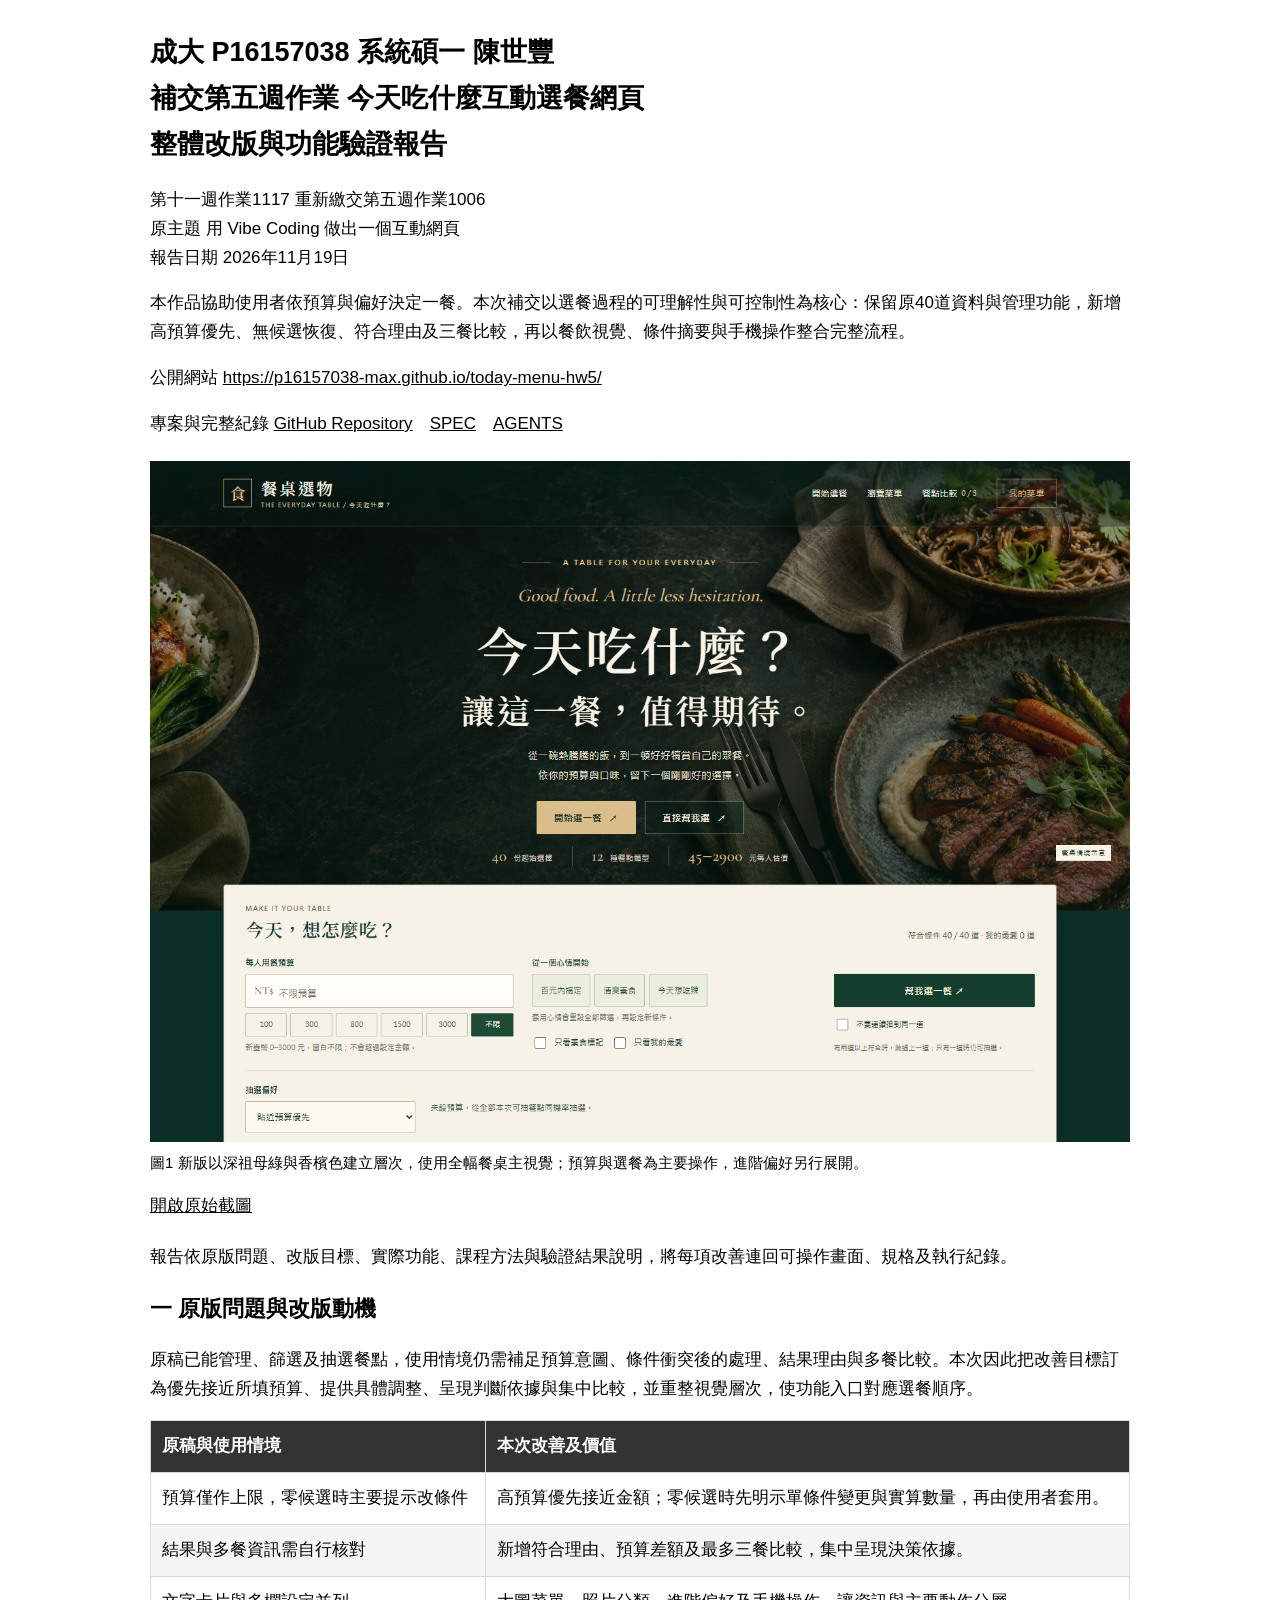
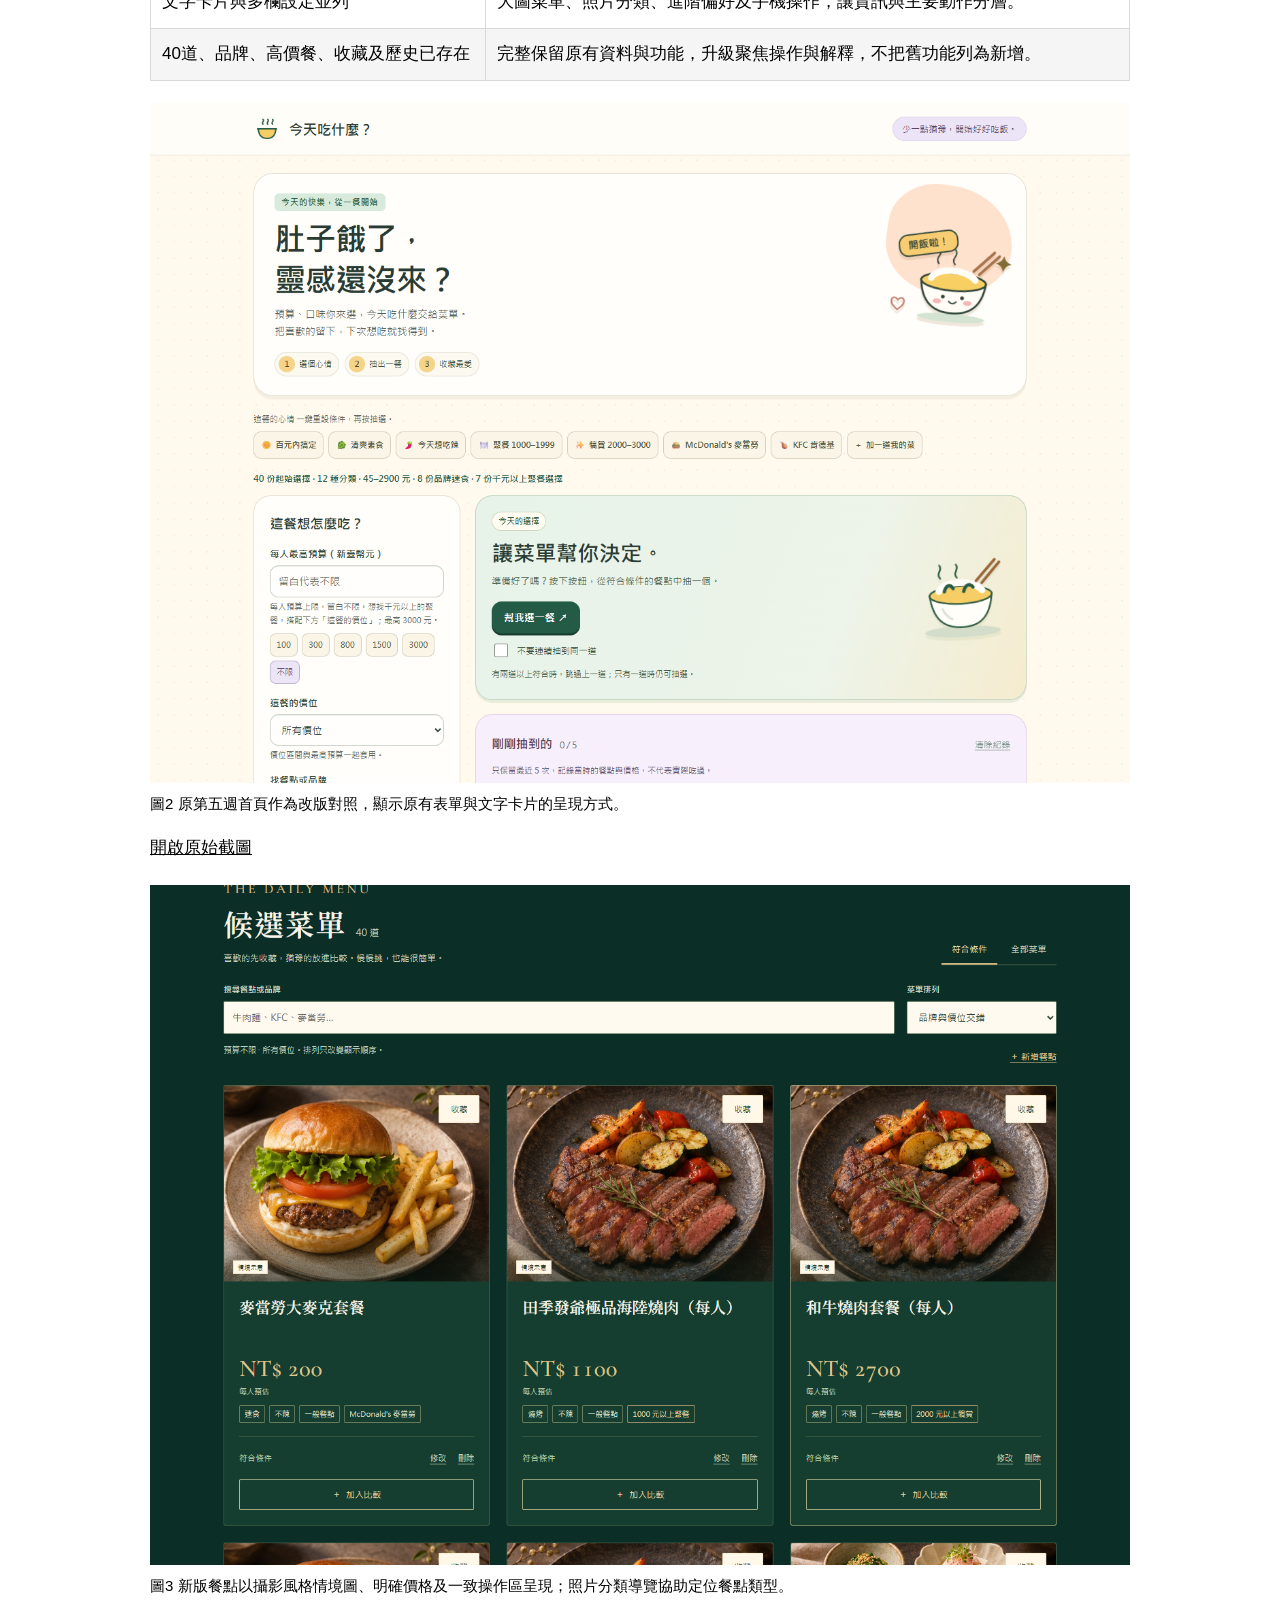
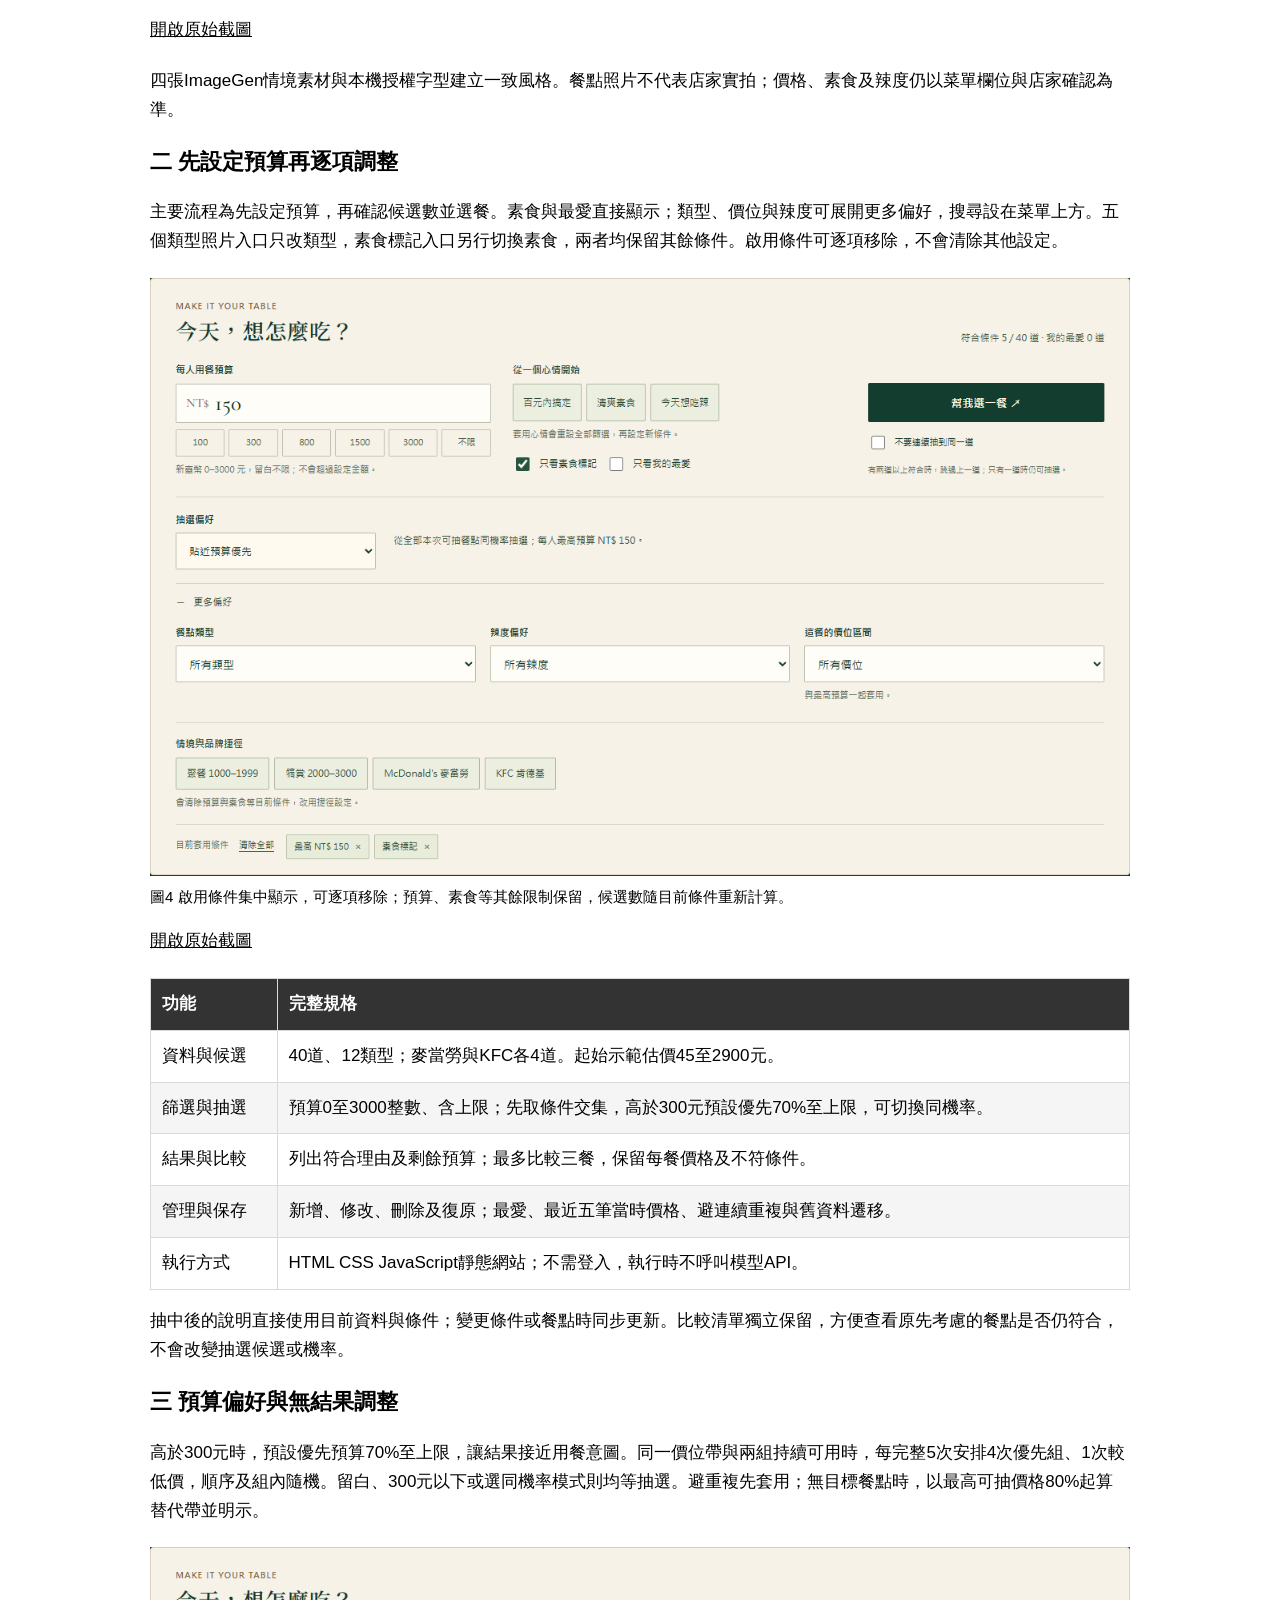
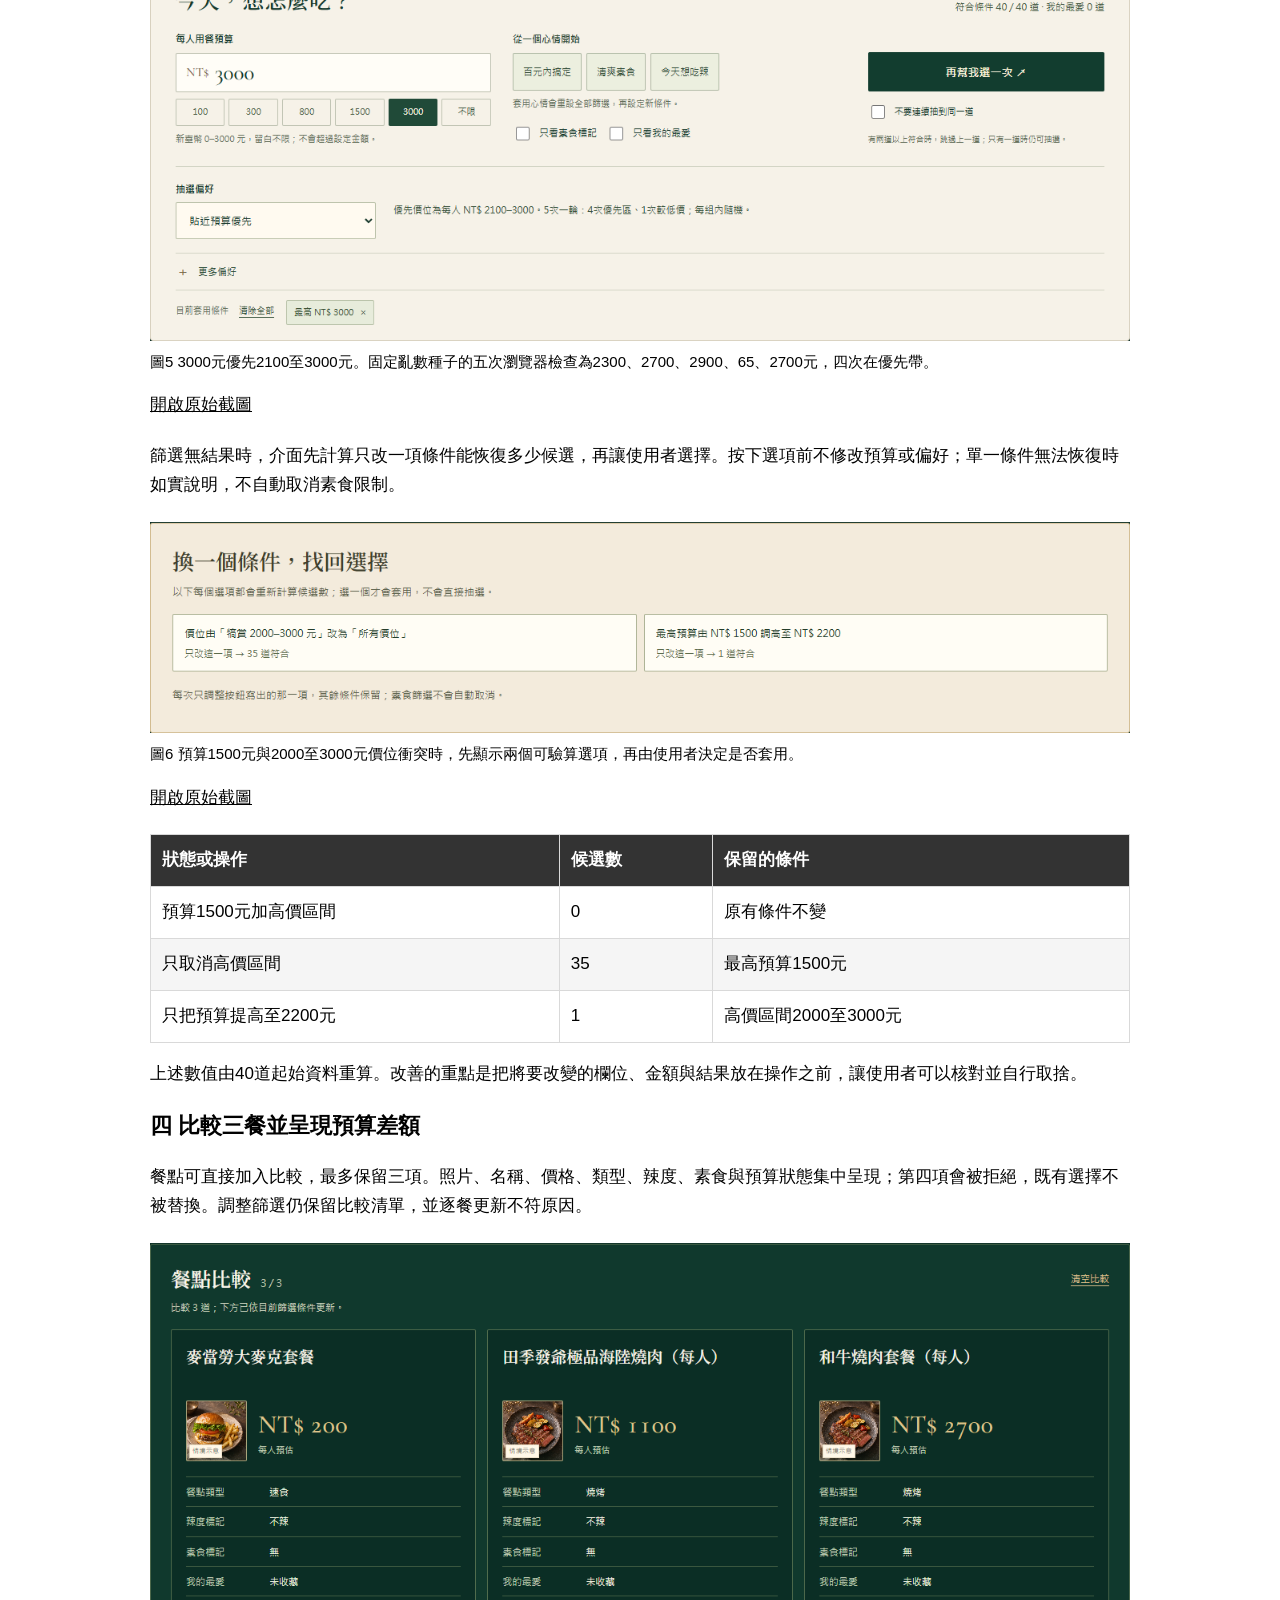
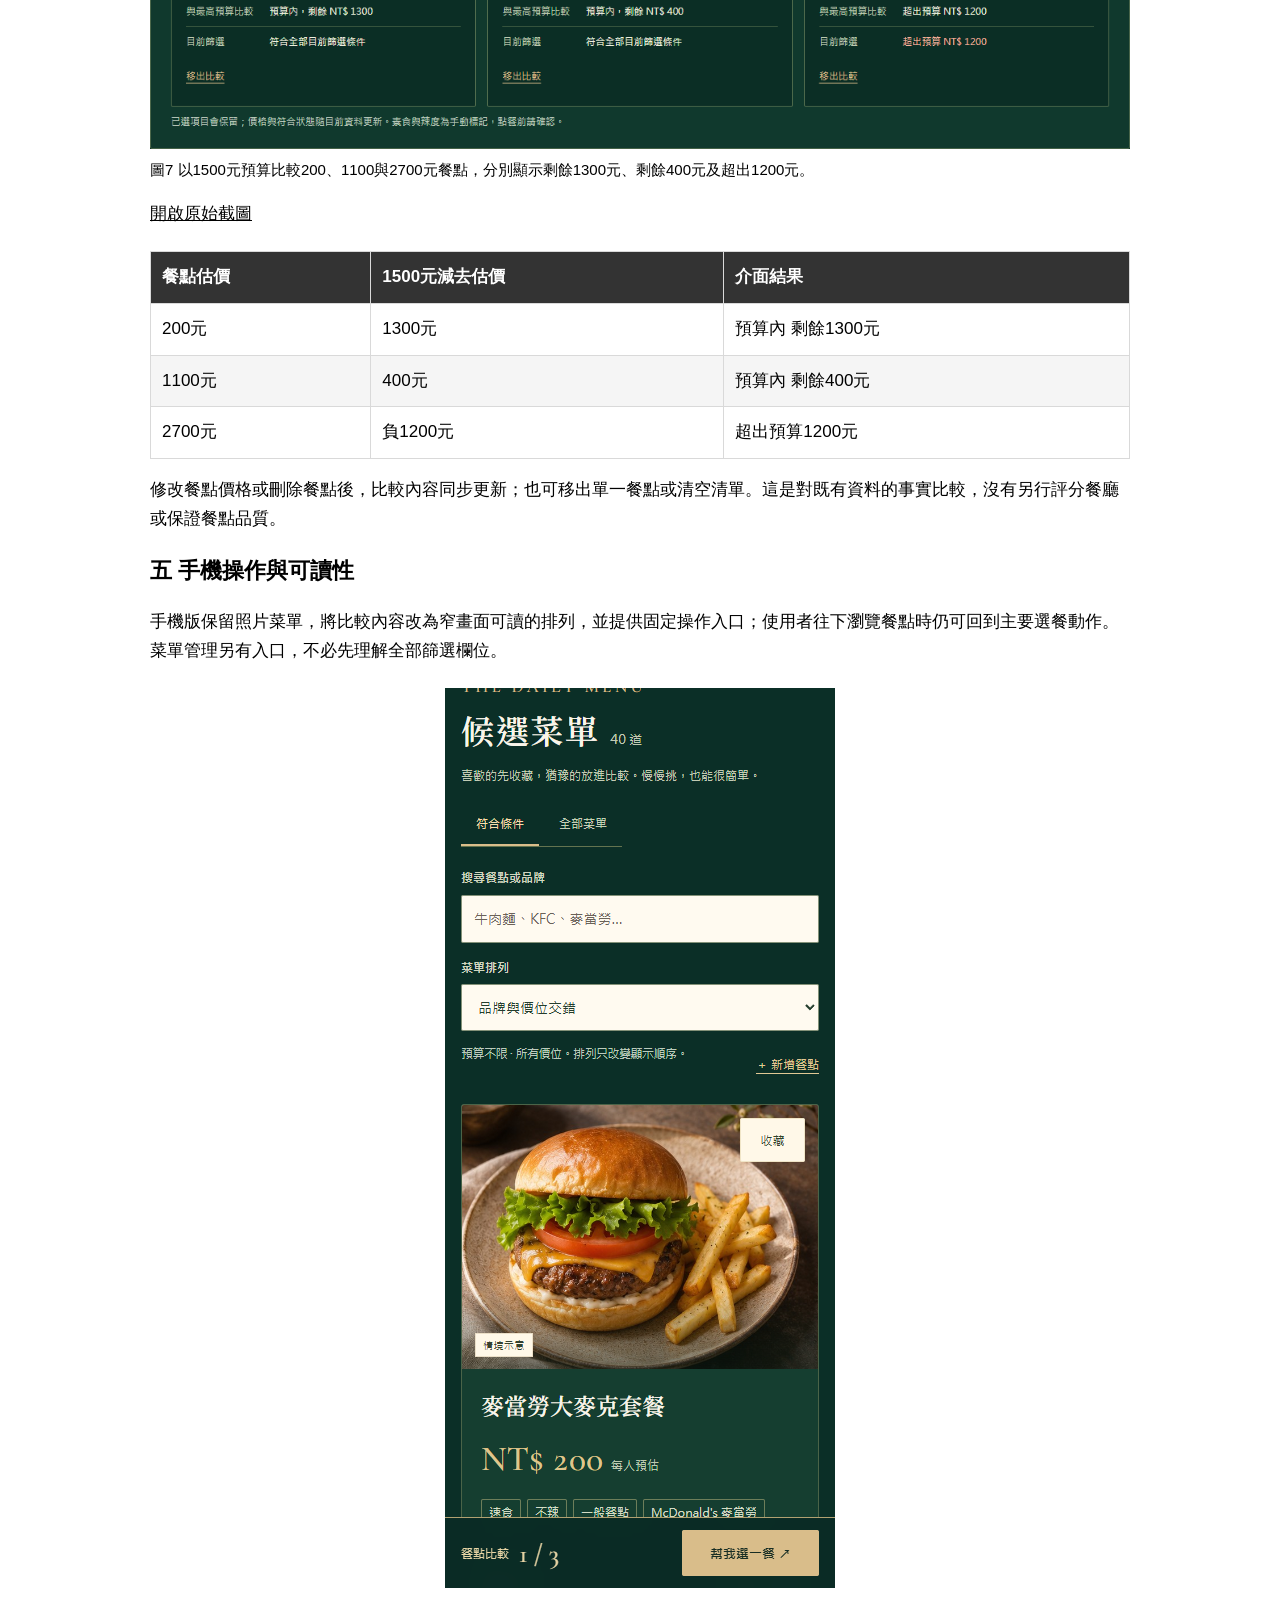
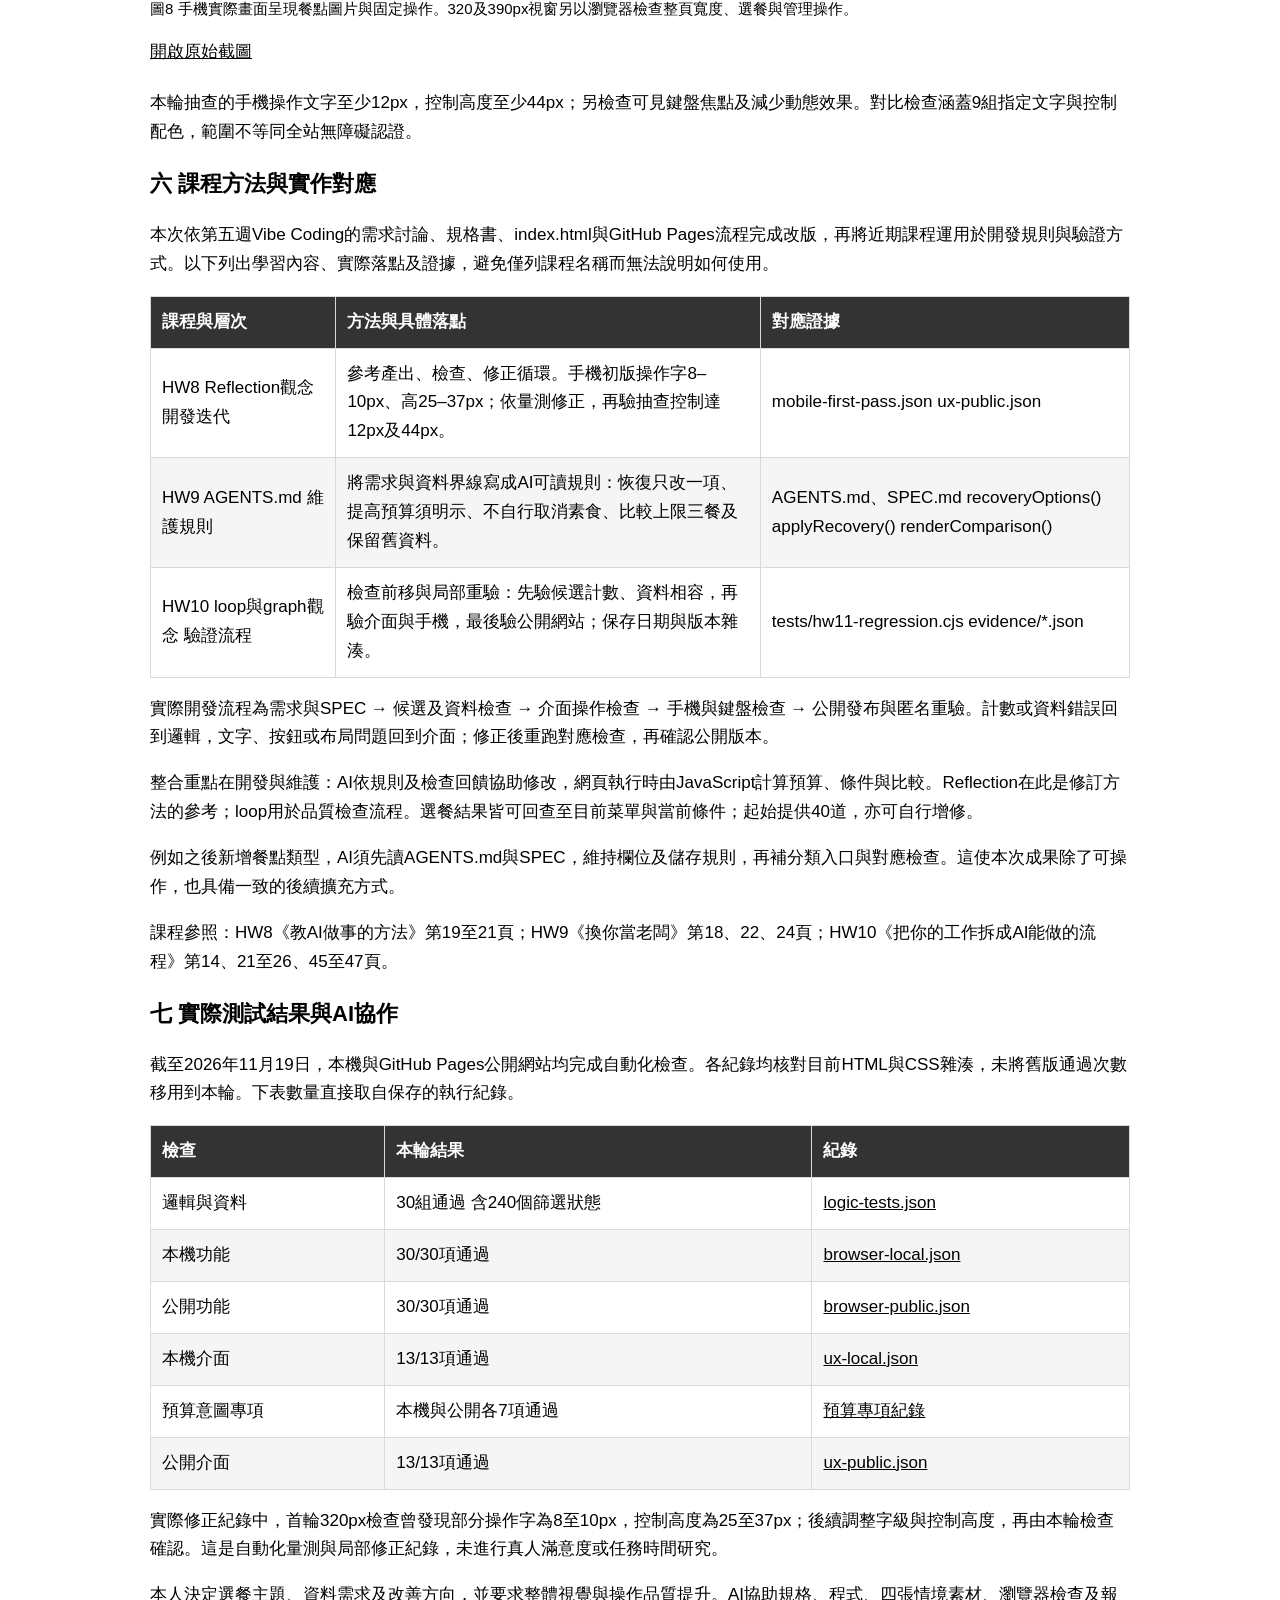
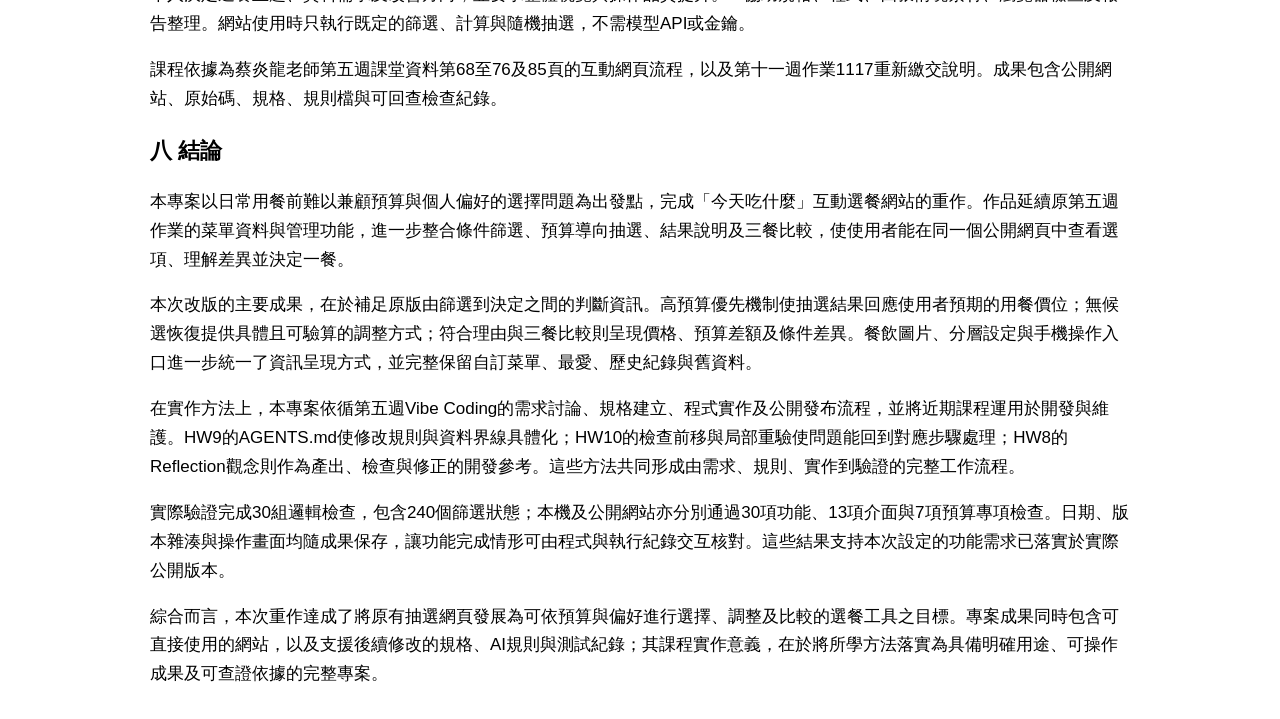
<file: submission/index.html>
<!doctype html><html lang="zh-Hant"><head><meta charset="utf-8"><title>今天吃什麼互動選餐網頁整體改版與功能驗證報告</title><style>body{font:17px/1.7 "Microsoft JhengHei",sans-serif;max-width:980px;margin:30px auto;padding:0 20px;color:#000}h1{font-size:27px}h2{font-size:22px}a{color:#000;overflow-wrap:anywhere}table{border-collapse:collapse;width:100%;margin:16px 0}td,th{border:1px solid #d9d9d9;padding:11px;text-align:left}th{background:#333;color:white}tbody tr:nth-child(even){background:#f5f5f5}figure{margin:22px 0}img{display:block;margin:auto}figcaption{margin-top:8px;font-size:15px}</style></head><body><h1>成大 P16157038 系統碩一 陳世豐<br>補交第五週作業 今天吃什麼互動選餐網頁<br>整體改版與功能驗證報告</h1>
<p>第十一週作業1117 重新繳交第五週作業1006<br>原主題 用 Vibe Coding 做出一個互動網頁<br>報告日期 2026年11月19日</p>
<p>本作品協助使用者依預算與偏好決定一餐。本次補交以選餐過程的可理解性與可控制性為核心：保留原40道資料與管理功能，新增高預算優先、無候選恢復、符合理由及三餐比較，再以餐飲視覺、條件摘要與手機操作整合完整流程。</p>
<p>公開網站 <a href="https://p16157038-max.github.io/today-menu-hw5/">https://p16157038-max.github.io/today-menu-hw5/</a></p>
<p>專案與完整紀錄 <a href="https://github.com/p16157038-max/today-menu-hw5">GitHub Repository</a>　<a href="https://github.com/p16157038-max/today-menu-hw5/blob/main/SPEC.md">SPEC</a>　<a href="https://github.com/p16157038-max/today-menu-hw5/blob/main/AGENTS.md">AGENTS</a></p>
<figure><img src="https://p16157038-max.github.io/today-menu-hw5/screenshots/luxury/01_%E6%95%B4%E9%AB%94%E6%96%B0%E7%89%88%E9%A6%96%E9%A0%81.png" alt="圖1 新版以深祖母綠與香檳色建立層次，使用全幅餐桌主視覺；預算與選餐為主要操作，進階偏好另行展開。" style="max-width:100%;height:auto"><figcaption>圖1 新版以深祖母綠與香檳色建立層次，使用全幅餐桌主視覺；預算與選餐為主要操作，進階偏好另行展開。</figcaption><p><a href="https://p16157038-max.github.io/today-menu-hw5/screenshots/luxury/01_%E6%95%B4%E9%AB%94%E6%96%B0%E7%89%88%E9%A6%96%E9%A0%81.png">開啟原始截圖</a></p></figure>
<p>報告依原版問題、改版目標、實際功能、課程方法與驗證結果說明，將每項改善連回可操作畫面、規格及執行紀錄。</p>
<h2>一 原版問題與改版動機</h2>
<p>原稿已能管理、篩選及抽選餐點，使用情境仍需補足預算意圖、條件衝突後的處理、結果理由與多餐比較。本次因此把改善目標訂為優先接近所填預算、提供具體調整、呈現判斷依據與集中比較，並重整視覺層次，使功能入口對應選餐順序。</p>
<table><thead><tr><th>原稿與使用情境</th><th>本次改善及價值</th></tr></thead><tbody><tr><td>預算僅作上限，零候選時主要提示改條件</td><td>高預算優先接近金額；零候選時先明示單條件變更與實算數量，再由使用者套用。</td></tr><tr><td>結果與多餐資訊需自行核對</td><td>新增符合理由、預算差額及最多三餐比較，集中呈現決策依據。</td></tr><tr><td>文字卡片與多欄設定並列</td><td>大圖菜單、照片分類、進階偏好及手機操作，讓資訊與主要動作分層。</td></tr><tr><td>40道、品牌、高價餐、收藏及歷史已存在</td><td>完整保留原有資料與功能，升級聚焦操作與解釋，不把舊功能列為新增。</td></tr></tbody></table>
<figure><img src="https://p16157038-max.github.io/today-menu-hw5/screenshots/luxury/00_%E5%8E%9F%E7%AC%AC%E4%BA%94%E9%80%B1%E9%A6%96%E9%A0%81.png" alt="圖2 原第五週首頁作為改版對照，顯示原有表單與文字卡片的呈現方式。" style="max-width:100%;height:auto"><figcaption>圖2 原第五週首頁作為改版對照，顯示原有表單與文字卡片的呈現方式。</figcaption><p><a href="https://p16157038-max.github.io/today-menu-hw5/screenshots/luxury/00_%E5%8E%9F%E7%AC%AC%E4%BA%94%E9%80%B1%E9%A6%96%E9%A0%81.png">開啟原始截圖</a></p></figure>
<figure><img src="https://p16157038-max.github.io/today-menu-hw5/screenshots/luxury/02_%E6%94%9D%E5%BD%B1%E5%BC%8F%E9%A4%90%E9%BB%9E%E8%8F%9C%E5%96%AE.png" alt="圖3 新版餐點以攝影風格情境圖、明確價格及一致操作區呈現；照片分類導覽協助定位餐點類型。" style="max-width:100%;height:auto"><figcaption>圖3 新版餐點以攝影風格情境圖、明確價格及一致操作區呈現；照片分類導覽協助定位餐點類型。</figcaption><p><a href="https://p16157038-max.github.io/today-menu-hw5/screenshots/luxury/02_%E6%94%9D%E5%BD%B1%E5%BC%8F%E9%A4%90%E9%BB%9E%E8%8F%9C%E5%96%AE.png">開啟原始截圖</a></p></figure>
<p>四張ImageGen情境素材與本機授權字型建立一致風格。餐點照片不代表店家實拍；價格、素食及辣度仍以菜單欄位與店家確認為準。</p>
<h2>二 先設定預算再逐項調整</h2>
<p>主要流程為先設定預算，再確認候選數並選餐。素食與最愛直接顯示；類型、價位與辣度可展開更多偏好，搜尋設在菜單上方。五個類型照片入口只改類型，素食標記入口另行切換素食，兩者均保留其餘條件。啟用條件可逐項移除，不會清除其他設定。</p>
<figure><img src="https://p16157038-max.github.io/today-menu-hw5/screenshots/luxury/03_%E6%A2%9D%E4%BB%B6%E6%91%98%E8%A6%81%E8%88%87%E9%80%90%E9%A0%85%E8%AA%BF%E6%95%B4.png" alt="圖4 啟用條件集中顯示，可逐項移除；預算、素食等其餘限制保留，候選數隨目前條件重新計算。" style="max-width:100%;height:auto"><figcaption>圖4 啟用條件集中顯示，可逐項移除；預算、素食等其餘限制保留，候選數隨目前條件重新計算。</figcaption><p><a href="https://p16157038-max.github.io/today-menu-hw5/screenshots/luxury/03_%E6%A2%9D%E4%BB%B6%E6%91%98%E8%A6%81%E8%88%87%E9%80%90%E9%A0%85%E8%AA%BF%E6%95%B4.png">開啟原始截圖</a></p></figure>
<table><thead><tr><th>功能</th><th>完整規格</th></tr></thead><tbody><tr><td>資料與候選</td><td>40道、12類型；麥當勞與KFC各4道。起始示範估價45至2900元。</td></tr><tr><td>篩選與抽選</td><td>預算0至3000整數、含上限；先取條件交集，高於300元預設優先70%至上限，可切換同機率。</td></tr><tr><td>結果與比較</td><td>列出符合理由及剩餘預算；最多比較三餐，保留每餐價格及不符條件。</td></tr><tr><td>管理與保存</td><td>新增、修改、刪除及復原；最愛、最近五筆當時價格、避連續重複與舊資料遷移。</td></tr><tr><td>執行方式</td><td>HTML CSS JavaScript靜態網站；不需登入，執行時不呼叫模型API。</td></tr></tbody></table>
<p>抽中後的說明直接使用目前資料與條件；變更條件或餐點時同步更新。比較清單獨立保留，方便查看原先考慮的餐點是否仍符合，不會改變抽選候選或機率。</p>
<h2>三 預算偏好與無結果調整</h2>
<p>高於300元時，預設優先預算70%至上限，讓結果接近用餐意圖。同一價位帶與兩組持續可用時，每完整5次安排4次優先組、1次較低價，順序及組內隨機。留白、300元以下或選同機率模式則均等抽選。避重複先套用；無目標餐點時，以最高可抽價格80%起算替代帶並明示。</p>
<figure><img src="https://p16157038-max.github.io/today-menu-hw5/screenshots/luxury/07_%E9%AB%98%E9%A0%90%E7%AE%97%E5%84%AA%E5%85%88%E6%8A%BD%E9%81%B8.png" alt="圖5 3000元優先2100至3000元。固定亂數種子的五次瀏覽器檢查為2300、2700、2900、65、2700元，四次在優先帶。" style="max-width:100%;height:auto"><figcaption>圖5 3000元優先2100至3000元。固定亂數種子的五次瀏覽器檢查為2300、2700、2900、65、2700元，四次在優先帶。</figcaption><p><a href="https://p16157038-max.github.io/today-menu-hw5/screenshots/luxury/07_%E9%AB%98%E9%A0%90%E7%AE%97%E5%84%AA%E5%85%88%E6%8A%BD%E9%81%B8.png">開啟原始截圖</a></p></figure>
<p>篩選無結果時，介面先計算只改一項條件能恢復多少候選，再讓使用者選擇。按下選項前不修改預算或偏好；單一條件無法恢復時如實說明，不自動取消素食限制。</p>
<figure><img src="https://p16157038-max.github.io/today-menu-hw5/screenshots/luxury/04_%E7%84%A1%E7%B5%90%E6%9E%9C%E7%9A%84%E6%98%8E%E7%A2%BA%E6%81%A2%E5%BE%A9.png" alt="圖6 預算1500元與2000至3000元價位衝突時，先顯示兩個可驗算選項，再由使用者決定是否套用。" style="max-width:100%;height:auto"><figcaption>圖6 預算1500元與2000至3000元價位衝突時，先顯示兩個可驗算選項，再由使用者決定是否套用。</figcaption><p><a href="https://p16157038-max.github.io/today-menu-hw5/screenshots/luxury/04_%E7%84%A1%E7%B5%90%E6%9E%9C%E7%9A%84%E6%98%8E%E7%A2%BA%E6%81%A2%E5%BE%A9.png">開啟原始截圖</a></p></figure>
<table><thead><tr><th>狀態或操作</th><th>候選數</th><th>保留的條件</th></tr></thead><tbody><tr><td>預算1500元加高價區間</td><td>0</td><td>原有條件不變</td></tr><tr><td>只取消高價區間</td><td>35</td><td>最高預算1500元</td></tr><tr><td>只把預算提高至2200元</td><td>1</td><td>高價區間2000至3000元</td></tr></tbody></table>
<p>上述數值由40道起始資料重算。改善的重點是把將要改變的欄位、金額與結果放在操作之前，讓使用者可以核對並自行取捨。</p>
<h2>四 比較三餐並呈現預算差額</h2>
<p>餐點可直接加入比較，最多保留三項。照片、名稱、價格、類型、辣度、素食與預算狀態集中呈現；第四項會被拒絕，既有選擇不被替換。調整篩選仍保留比較清單，並逐餐更新不符原因。</p>
<figure><img src="https://p16157038-max.github.io/today-menu-hw5/screenshots/luxury/05_%E4%B8%89%E9%A4%90%E7%85%A7%E7%89%87%E8%88%87%E9%A0%90%E7%AE%97%E6%AF%94%E8%BC%83.png" alt="圖7 以1500元預算比較200、1100與2700元餐點，分別顯示剩餘1300元、剩餘400元及超出1200元。" style="max-width:100%;height:auto"><figcaption>圖7 以1500元預算比較200、1100與2700元餐點，分別顯示剩餘1300元、剩餘400元及超出1200元。</figcaption><p><a href="https://p16157038-max.github.io/today-menu-hw5/screenshots/luxury/05_%E4%B8%89%E9%A4%90%E7%85%A7%E7%89%87%E8%88%87%E9%A0%90%E7%AE%97%E6%AF%94%E8%BC%83.png">開啟原始截圖</a></p></figure>
<table><thead><tr><th>餐點估價</th><th>1500元減去估價</th><th>介面結果</th></tr></thead><tbody><tr><td>200元</td><td>1300元</td><td>預算內 剩餘1300元</td></tr><tr><td>1100元</td><td>400元</td><td>預算內 剩餘400元</td></tr><tr><td>2700元</td><td>負1200元</td><td>超出預算1200元</td></tr></tbody></table>
<p>修改餐點價格或刪除餐點後，比較內容同步更新；也可移出單一餐點或清空清單。這是對既有資料的事實比較，沒有另行評分餐廳或保證餐點品質。</p>
<h2>五 手機操作與可讀性</h2>
<p>手機版保留照片菜單，將比較內容改為窄畫面可讀的排列，並提供固定操作入口；使用者往下瀏覽餐點時仍可回到主要選餐動作。菜單管理另有入口，不必先理解全部篩選欄位。</p>
<figure><img src="https://p16157038-max.github.io/today-menu-hw5/screenshots/luxury/06_%E6%89%8B%E6%A9%9F%E9%A4%90%E9%BB%9E%E8%88%87%E5%9B%BA%E5%AE%9A%E6%93%8D%E4%BD%9C.png" alt="圖8 手機實際畫面呈現餐點圖片與固定操作。320及390px視窗另以瀏覽器檢查整頁寬度、選餐與管理操作。" style="max-width:100%;height:auto"><figcaption>圖8 手機實際畫面呈現餐點圖片與固定操作。320及390px視窗另以瀏覽器檢查整頁寬度、選餐與管理操作。</figcaption><p><a href="https://p16157038-max.github.io/today-menu-hw5/screenshots/luxury/06_%E6%89%8B%E6%A9%9F%E9%A4%90%E9%BB%9E%E8%88%87%E5%9B%BA%E5%AE%9A%E6%93%8D%E4%BD%9C.png">開啟原始截圖</a></p></figure>
<p>本輪抽查的手機操作文字至少12px，控制高度至少44px；另檢查可見鍵盤焦點及減少動態效果。對比檢查涵蓋9組指定文字與控制配色，範圍不等同全站無障礙認證。</p>
<h2>六 課程方法與實作對應</h2>
<p>本次依第五週Vibe Coding的需求討論、規格書、index.html與GitHub Pages流程完成改版，再將近期課程運用於開發規則與驗證方式。以下列出學習內容、實際落點及證據，避免僅列課程名稱而無法說明如何使用。</p>
<table><thead><tr><th>課程與層次</th><th>方法與具體落點</th><th>對應證據</th></tr></thead><tbody><tr><td>HW8 Reflection觀念
開發迭代</td><td>參考產出、檢查、修正循環。手機初版操作字8–10px、高25–37px；依量測修正，再驗抽查控制達12px及44px。</td><td>mobile-first-pass.json
ux-public.json</td></tr><tr><td>HW9 AGENTS.md
維護規則</td><td>將需求與資料界線寫成AI可讀規則：恢復只改一項、提高預算須明示、不自行取消素食、比較上限三餐及保留舊資料。</td><td>AGENTS.md、SPEC.md
recoveryOptions()
applyRecovery()
renderComparison()</td></tr><tr><td>HW10 loop與graph觀念
驗證流程</td><td>檢查前移與局部重驗：先驗候選計數、資料相容，再驗介面與手機，最後驗公開網站；保存日期與版本雜湊。</td><td>tests/hw11-regression.cjs
evidence/*.json</td></tr></tbody></table>
<p>實際開發流程為需求與SPEC → 候選及資料檢查 → 介面操作檢查 → 手機與鍵盤檢查 → 公開發布與匿名重驗。計數或資料錯誤回到邏輯，文字、按鈕或布局問題回到介面；修正後重跑對應檢查，再確認公開版本。</p>
<p>整合重點在開發與維護：AI依規則及檢查回饋協助修改，網頁執行時由JavaScript計算預算、條件與比較。Reflection在此是修訂方法的參考；loop用於品質檢查流程。選餐結果皆可回查至目前菜單與當前條件；起始提供40道，亦可自行增修。</p>
<p>例如之後新增餐點類型，AI須先讀AGENTS.md與SPEC，維持欄位及儲存規則，再補分類入口與對應檢查。這使本次成果除了可操作，也具備一致的後續擴充方式。</p>
<p>課程參照：HW8《教AI做事的方法》第19至21頁；HW9《換你當老闆》第18、22、24頁；HW10《把你的工作拆成AI能做的流程》第14、21至26、45至47頁。</p>
<h2>七 實際測試結果與AI協作</h2>
<p>截至2026年11月19日，本機與GitHub Pages公開網站均完成自動化檢查。各紀錄均核對目前HTML與CSS雜湊，未將舊版通過次數移用到本輪。下表數量直接取自保存的執行紀錄。</p>
<table><thead><tr><th>檢查</th><th>本輪結果</th><th>紀錄</th></tr></thead><tbody><tr><td>邏輯與資料</td><td>30組通過 含240個篩選狀態</td><td><a href="https://github.com/p16157038-max/today-menu-hw5/blob/main/evidence/logic-tests.json">logic-tests.json</a></td></tr><tr><td>本機功能</td><td>30/30項通過</td><td><a href="https://github.com/p16157038-max/today-menu-hw5/blob/main/evidence/browser-local.json">browser-local.json</a></td></tr><tr><td>公開功能</td><td>30/30項通過</td><td><a href="https://github.com/p16157038-max/today-menu-hw5/blob/main/evidence/browser-public.json">browser-public.json</a></td></tr><tr><td>本機介面</td><td>13/13項通過</td><td><a href="https://github.com/p16157038-max/today-menu-hw5/blob/main/evidence/ux-local.json">ux-local.json</a></td></tr><tr><td>預算意圖專項</td><td>本機與公開各7項通過</td><td><a href="https://github.com/p16157038-max/today-menu-hw5/blob/main/evidence/budget-priority-public.json">預算專項紀錄</a></td></tr><tr><td>公開介面</td><td>13/13項通過</td><td><a href="https://github.com/p16157038-max/today-menu-hw5/blob/main/evidence/ux-public.json">ux-public.json</a></td></tr></tbody></table>
<p>實際修正紀錄中，首輪320px檢查曾發現部分操作字為8至10px，控制高度為25至37px；後續調整字級與控制高度，再由本輪檢查確認。這是自動化量測與局部修正紀錄，未進行真人滿意度或任務時間研究。</p>
<p>本人決定選餐主題、資料需求及改善方向，並要求整體視覺與操作品質提升。AI協助規格、程式、四張情境素材、瀏覽器檢查及報告整理。網站使用時只執行既定的篩選、計算與隨機抽選，不需模型API或金鑰。</p>
<p>課程依據為蔡炎龍老師第五週課堂資料第68至76及85頁的互動網頁流程，以及第十一週作業1117重新繳交說明。成果包含公開網站、原始碼、規格、規則檔與可回查檢查紀錄。</p>
<h2>八 結論</h2>
<p>本專案以日常用餐前難以兼顧預算與個人偏好的選擇問題為出發點，完成「今天吃什麼」互動選餐網站的重作。作品延續原第五週作業的菜單資料與管理功能，進一步整合條件篩選、預算導向抽選、結果說明及三餐比較，使使用者能在同一個公開網頁中查看選項、理解差異並決定一餐。</p>
<p>本次改版的主要成果，在於補足原版由篩選到決定之間的判斷資訊。高預算優先機制使抽選結果回應使用者預期的用餐價位；無候選恢復提供具體且可驗算的調整方式；符合理由與三餐比較則呈現價格、預算差額及條件差異。餐飲圖片、分層設定與手機操作入口進一步統一了資訊呈現方式，並完整保留自訂菜單、最愛、歷史紀錄與舊資料。</p>
<p>在實作方法上，本專案依循第五週Vibe Coding的需求討論、規格建立、程式實作及公開發布流程，並將近期課程運用於開發與維護。HW9的AGENTS.md使修改規則與資料界線具體化；HW10的檢查前移與局部重驗使問題能回到對應步驟處理；HW8的Reflection觀念則作為產出、檢查與修正的開發參考。這些方法共同形成由需求、規則、實作到驗證的完整工作流程。</p>
<p>實際驗證完成30組邏輯檢查，包含240個篩選狀態；本機及公開網站亦分別通過30項功能、13項介面與7項預算專項檢查。日期、版本雜湊與操作畫面均隨成果保存，讓功能完成情形可由程式與執行紀錄交互核對。這些結果支持本次設定的功能需求已落實於實際公開版本。</p>
<p>綜合而言，本次重作達成了將原有抽選網頁發展為可依預算與偏好進行選擇、調整及比較的選餐工具之目標。專案成果同時包含可直接使用的網站，以及支援後續修改的規格、AI規則與測試紀錄；其課程實作意義，在於將所學方法落實為具備明確用途、可操作成果及可查證依據的完整專案。</p></body></html>
</file>
<file: editorial.css>
@font-face{font-family:"CP Serif";src:url("assets/fonts/noto-serif-tc.ttf") format("truetype");font-weight:600;font-display:swap}@font-face{font-family:"CP Display";src:url("assets/fonts/cormorant-garamond.ttf") format("truetype");font-weight:500;font-display:swap}
:root{--paper:#f4f0e6;--white:#fffdf7;--ink:#132f27;--muted:#b9c9bc;--green:#0b2f27;--light:#e7e9df;--line:#456050;--bronze:#d9bd8a;--red:#a64530;--radius:3px;--serif:"CP Serif","Microsoft JhengHei","PingFang TC",sans-serif;--display:"CP Display",Georgia,serif;--sans:"Microsoft JhengHei","PingFang TC",system-ui,sans-serif}
*{box-sizing:border-box}html{scroll-behavior:smooth;scroll-padding-top:26px}body{margin:0;background:#0b2f27;color:#f9f5e9;font:15px/1.7 var(--sans);-webkit-font-smoothing:antialiased}button,input,select{font:inherit}button,a,input,select,summary{touch-action:manipulation;-webkit-tap-highlight-color:transparent}button{cursor:pointer;transition:background .18s,color .18s,border-color .18s}button:disabled{cursor:not-allowed;opacity:.48}button:focus-visible,input:focus-visible,select:focus-visible,summary:focus-visible,a:focus-visible{outline:3px solid #d9bd8a;outline-offset:4px}a{color:inherit;text-underline-offset:4px}[hidden]{display:none!important}.wrap{width:min(1320px,100%);margin:auto;padding:0 48px}.sr-only{position:absolute;width:1px;height:1px;overflow:hidden;clip:rect(0,0,0,0);white-space:nowrap}p{margin:8px 0}h1,h2,h3{font-family:var(--serif);margin:0;line-height:1.45;font-weight:600}h2{font-size:32px}.btn{display:inline-flex;align-items:center;justify-content:center;gap:10px;min-height:49px;border:1px solid transparent;border-radius:2px;padding:12px 25px;font-size:14px;font-weight:600;text-decoration:none;line-height:1.55}.primary{background:var(--bronze);border-color:var(--bronze);color:#172d23}.primary:hover:not(:disabled){background:#ecd3a6;border-color:#ecd3a6}.subtle{color:var(--bronze);border-color:#8b9c7c;background:transparent}.subtle:hover:not(:disabled){background:#ffffff0c;border-color:var(--bronze)}.textbtn{border:0;background:none;color:var(--bronze);text-decoration:underline;text-underline-offset:4px;min-height:40px;padding:8px 0;font-size:12px}.hint,.sample-note{font-size:12px;line-height:1.8;color:#bdcbbd}.warning{font-size:13px;color:#f3b09b}.filters .warning{color:#9b3c2b}.notice{padding:14px 18px;margin:18px 0;border:1px solid #bfac85;border-left:3px solid #bfac85;background:#f2e8d6;color:#4e4231;font-size:13px;border-radius:2px}
header{position:absolute;top:0;left:0;right:0;z-index:3;border-bottom:1px solid #e1d4b72b;background:linear-gradient(#061b16d9,#061b1659)}.top{min-height:95px;display:flex;align-items:center;justify-content:space-between;gap:25px}.brand{text-decoration:none;display:flex;align-items:center;gap:13px}.brand-mark{width:42px;height:42px;border:1px solid var(--bronze);display:grid;place-items:center;font-family:var(--serif);font-size:23px;font-weight:600;color:var(--bronze)}.brand-name{display:block;font-family:var(--serif);font-size:24px;font-weight:600;line-height:1.4;letter-spacing:.13em}.brand-sub{display:block;font-size:9px;letter-spacing:.16em;color:#d4c7ab}.top-nav{display:flex;gap:29px;align-items:center;font-size:13px}.top-nav a{text-decoration:none;min-height:44px;display:inline-flex;align-items:center;border-bottom:1px solid transparent}.top-nav a:hover{border-bottom-color:var(--bronze);color:var(--bronze)}.nav-count{margin-left:6px;font-size:11px;color:#d8c89e}.top-nav .nav-accent{border:1px solid #e1c58f80;padding:8px 17px;min-height:43px;color:var(--bronze)}
.restaurant-hero{position:relative;min-height:650px;display:flex;align-items:center;justify-content:center;text-align:center;isolation:isolate;overflow:hidden;background:#071b17 url("assets/restaurant-hero.jpg") center/cover no-repeat;padding:140px 24px 112px}.restaurant-hero::before{content:"";position:absolute;inset:0;z-index:-1;background:linear-gradient(90deg,#0617131a,#06171335 25%,#0617132b 75%,#06171324),linear-gradient(#03120d2e,#071a1340 35%,#071a1380)}.hero-copy{max-width:900px}.eyebrow{font-size:11px;letter-spacing:.24em;font-weight:600;color:#e1c58f;display:flex;align-items:center;justify-content:center;gap:18px}.eyebrow::before,.eyebrow::after{content:"";display:block;width:42px;height:1px;background:#d9bd8a99}.hero-script{font:italic 500 27px/1.5 var(--display);color:#d9bd8a;display:block;margin:19px 0 9px}.restaurant-hero h1{font-size:clamp(48px,5.3vw,76px);letter-spacing:.055em;line-height:1.3;text-shadow:0 3px 20px #0009}.restaurant-hero h1 em{font-style:normal;font-size:.64em;letter-spacing:.08em;display:block;margin-top:8px}.restaurant-hero p{font-size:15px;color:#f0eadb;line-height:1.9;margin:21px 0 24px;text-shadow:0 2px 9px #000}.hero-actions{display:flex;justify-content:center;align-items:center;gap:13px;flex-wrap:wrap}.hero-actions .subtle{background:#071d1680;color:#fff8e7;border-color:#fff0d780}.hero-actions .subtle:hover{background:#16392cd9}.hero-caption{position:absolute;right:28px;bottom:73px;padding:3px 8px;background:#f9f4e8;color:#364237;font-size:10px;letter-spacing:.08em}.hero-bottom{position:absolute;bottom:66px;left:0;right:0;display:flex;align-items:center;justify-content:center;gap:28px;font-size:11px;color:#e3dbc9;letter-spacing:.05em}.hero-bottom span+span{border-left:1px solid #d9bd8a66;padding-left:28px}.hero-bottom strong{font:500 23px var(--display);color:var(--bronze);margin-right:6px}
.main-shell{position:relative;margin-top:-38px;z-index:2}.filters{background:#f6f2e8;color:#17382b;border:1px solid #d7cfbd;border-radius:4px;padding:27px 31px 19px;box-shadow:0 13px 45px #04191245}.planner-heading{display:flex;align-items:end;justify-content:space-between;gap:24px;margin-bottom:19px}.section-kicker{font:500 14px var(--display);letter-spacing:.16em;color:var(--bronze);display:block;margin-bottom:9px}.planner-heading .section-kicker{color:#796443;font:600 10px var(--sans);letter-spacing:.13em;margin-bottom:4px}.filters h2{font-size:27px;letter-spacing:.03em}.status{font-size:12px;color:#435741;margin:0;padding:0;line-height:1.9}.planner-grid{display:grid;grid-template-columns:1.04fr 1.1fr .78fr;gap:27px;align-items:start}.field{margin:0}label{display:block;font-size:12px;font-weight:600;margin-bottom:7px}input:not([type=checkbox]),select{width:100%;max-width:100%;min-width:0;min-height:46px;border:1px solid #bcbfae;border-radius:2px;padding:11px 12px;color:#17382b;background:#fffdf7;font-size:14px}input::placeholder{color:#6b6258;opacity:1}input[aria-invalid=true]{border-color:var(--red);background:#fff3ed}.budget-input{position:relative}.budget-input>span{position:absolute;left:13px;top:14px;font:500 16px var(--display);color:#7b694e}.budget-input input{height:49px;padding-left:48px;font:500 27px var(--display)}.budget-input input::placeholder{font:14px var(--sans)}.budget-picks{display:grid;grid-template-columns:repeat(6,minmax(0,1fr));gap:5px;margin:8px 0 0}.budget-pick{border:1px solid #bfc3b2;background:transparent;border-radius:2px;color:#435741;min-height:34px;font-size:11px;padding:5px 2px}.budget-pick[aria-pressed=true]{color:#fff8e8;background:#204a38;border-color:#204a38}.filters .hint{color:#65705c;font-size:11px;margin:6px 0}.quick-picks{margin:0}.quick-label{font-size:12px;font-weight:600;margin:0 0 7px;color:#304c38}.quick-grid{display:flex;gap:6px;flex-wrap:wrap}.quick-pick{font-size:12px;min-height:47px;border:1px solid #afb9a4;background:#ecefdf;color:#304b36;border-radius:2px;padding:10px 12px;text-align:center;text-decoration:none}.quick-pick:hover:not(:disabled){background:#e0e7d4}.quick-pick[aria-pressed=true]{background:#204a38;border-color:#204a38;color:#fff8e8}.check{display:flex;align-items:center;gap:9px;font-size:12px;line-height:1.65;font-weight:400;min-height:35px;margin:0;cursor:pointer}.check input{width:17px;height:17px;accent-color:#28533c;flex-shrink:0}.checks{display:flex;gap:12px;flex-wrap:wrap;margin-top:10px}.planner-action{display:flex;flex-direction:column;gap:5px;padding-top:27px}.planner-action .btn{width:100%;background:#123d2f;border-color:#123d2f;color:#fff5de}.planner-action .btn:hover:not(:disabled){background:#28523c}.planner-action .check{min-height:30px;font-size:11px;margin-top:5px}.planner-action .hint{font-size:10px;line-height:1.7}.advanced{margin-top:17px;border-top:1px solid #d3d5c5}.advanced>summary{list-style:none;display:flex;align-items:center;gap:10px;cursor:pointer;min-height:45px;font-size:12px;color:#294c36}.advanced>summary::-webkit-details-marker{display:none}.advanced>summary::before{content:"＋";font-size:18px;color:#786949}.advanced[open]>summary::before{content:"−"}.advanced-count{font-size:11px;color:#66725b;margin-left:7px}.advanced-fields{display:grid;grid-template-columns:repeat(3,minmax(0,1fr));gap:18px;padding:5px 0 18px}.advanced .quick-picks{border-top:1px solid #d6d9cb;padding:15px 0 12px}.advanced .quick-pick{min-height:40px;padding:8px 13px}.active-area{display:flex;align-items:start;gap:15px;border-top:1px solid #d3d5c5;padding-top:10px}.active-label{display:flex;align-items:center;gap:13px;font-size:11px;color:#65705c;white-space:nowrap;min-height:31px}.active-label .textbtn{color:#37533b;min-height:31px;font-size:11px;padding:4px 0}.active-filters{display:flex;flex-wrap:wrap;gap:6px;padding-top:2px;align-self:center}.filter-chip{font-size:11px;min-height:31px;padding:4px 9px;border-radius:2px;border:1px solid #bbc4ab;background:#e7ecdb;color:#354c30;text-align:left;overflow-wrap:anywhere}.filter-chip::after{content:" ×";margin-left:5px}.no-filters{font-size:11px;color:#65705c;margin:2px 0}
.category-section{padding:57px 0 34px;text-align:center}.category-heading{display:flex;align-items:end;justify-content:space-between;gap:20px;text-align:left;margin-bottom:27px}.category-heading .section-kicker{font-size:15px;margin-bottom:6px}.category-heading h2{font-size:32px;letter-spacing:.04em}.category-heading p{font-size:12px;color:#bec9bb;margin:9px 0 0}.category-heading .textbtn{white-space:nowrap}.category-grid{display:grid;grid-template-columns:repeat(6,minmax(0,1fr));gap:18px}.category-choice{min-width:0;background:transparent;border:1px solid transparent;color:#faf2e2;padding:10px 8px 13px;border-radius:3px;text-align:center}.category-choice:hover{background:#173d31;border-color:#597052}.category-choice[aria-pressed=true]{background:#1c4736;border-color:#d9bd8a}.category-choice .dish-media{width:111px;max-width:100%;aspect-ratio:1;border-radius:50%;margin:0 auto 13px;border:2px solid #d9bd8a66;box-shadow:0 3px 18px #0418114d}.category-choice .category-name{display:block;font:600 18px var(--serif);letter-spacing:.06em}.category-choice small{display:block;font:500 12px var(--display);letter-spacing:.12em;color:#c2c6b0;margin-top:5px}.category-choice .media-caption{font-size:8px;bottom:9px;left:50%;transform:translateX(-50%);white-space:nowrap;padding:1px 4px}
.panel{border:1px solid #5a7055;border-radius:3px;padding:27px}.result{margin:10px 0 27px;display:flex;align-items:center;gap:35px;background:#153f31;color:#f9f5e9;padding:31px;position:relative;overflow:hidden}.result.waiting{display:none}.result-body{flex:1;min-width:0}.result small{font:500 15px var(--display);letter-spacing:.16em;color:#d8bd8b;display:block}.result h2{font-size:37px;letter-spacing:.04em;line-height:1.45;margin:11px 0}.result p{color:#c6d0bc;font-size:13px;line-height:1.85}.result-actions{display:flex;align-items:center;gap:12px;flex-wrap:wrap;margin-top:20px}.result .price{font-size:39px;color:#e4c898}.result .price span{color:#c6d0bc}.result .tag{border-color:#7b8967;color:#dce2ce}.draw-stat{flex:0 0 140px;text-align:center;border-left:1px solid #74815d;padding-left:28px;color:#d8bd8b}.draw-stat strong{display:block;font:500 76px/1 var(--display);font-variant-numeric:tabular-nums}.draw-stat span{font-size:12px;letter-spacing:.1em}.result.chosen .draw-stat{display:none}.result-photo{flex:0 0 260px;width:260px;aspect-ratio:1;margin:0;border:1px solid #8e9b73;border-radius:3px}.match-reasons{border-left:2px solid #d5bc88;margin-top:20px;padding:2px 0 2px 17px;color:#d7dfcd}.match-reasons h3{font:600 13px var(--sans);margin:0 0 8px}.match-reasons ul{font-size:12px;line-height:1.8;margin:0;padding-left:18px}.match-reasons li+li{margin-top:4px}.recovery-panel{margin:15px 0 30px;background:#f3ebdc;border-color:#d0b98c;color:#3d3d2b}.recovery-panel h2{font-size:27px}.recovery-panel p{font-size:13px;color:#5c624c}.recovery-actions{list-style:none;padding:0;margin:17px 0;display:grid;grid-template-columns:repeat(2,minmax(0,1fr));gap:9px}.recovery-actions button{width:100%;min-height:55px;border:1px solid #a9b091;background:#fffdf5;color:#243d2a;border-radius:2px;text-align:left;font-size:13px;padding:12px 14px;overflow-wrap:anywhere}.recovery-count{display:block;font-size:12px;color:#5d6c4d;margin-top:4px}
.comparison-panel{padding:22px 25px;margin:0 0 40px;background:#10392d;border-color:#506c4d}.toolbar{display:flex;align-items:center;justify-content:space-between;gap:20px;flex-wrap:wrap}.toolbar h2 span{font:13px var(--sans);margin-left:12px;color:#c3cbb5;display:inline-block}.comparison-panel .toolbar h2{font-size:25px}.comparison-status{font-size:12px;color:#c5ceb9;margin:5px 0 0;line-height:1.85}.comparison-items{display:grid;grid-template-columns:repeat(3,minmax(0,1fr));gap:14px;margin-top:17px}.comparison-items:empty{display:none}.comparison-panel:not(.has-items)>.hint{display:none}.comparison-item{min-width:0;display:grid;grid-template-columns:76px minmax(0,1fr);column-gap:14px;align-content:start;background:#0b2e25;border:1px solid #506c4d;border-radius:2px;padding:18px;overflow-wrap:anywhere}.comparison-item h3{grid-column:1/-1;grid-row:1;min-height:55px;font-size:20px;line-height:1.5;margin:0 0 8px}.comparison-photo{grid-column:1;grid-row:2;width:76px;aspect-ratio:1;margin:7px 0;border:1px solid #a9a67c;border-radius:2px}.comparison-photo .media-caption{font-size:8px;left:3px;bottom:3px;padding:1px 3px}.comparison-item>.price{grid-column:2;grid-row:2;align-self:center;margin:6px 0;font-size:32px;white-space:normal}.comparison-item>.price span{display:block;font-size:11px;margin-left:0}.comparison-item dl{grid-column:1/-1;grid-row:3;font-size:12px;margin:12px 0 0}.comparison-item dl>div{display:grid;grid-template-columns:96px minmax(0,1fr);gap:8px;border-top:1px solid #446044;padding:8px 0}.comparison-item dt{color:#bdc9b0}.comparison-item dd{margin:0;color:#eef0df}.comparison-item>.textbtn{grid-column:1/-1;grid-row:4;justify-self:start;font-size:12px;margin-top:5px}.comparison-panel>.hint{font-size:12px;margin-bottom:0}.match{font-size:12px;color:#b4cfa3}.nomatch{color:#f3b09b}.comparison-item dd.nomatch{color:#f3b09b}
.catalogue{padding:12px 0 0}.menu-heading{display:flex;align-items:end;justify-content:space-between;gap:30px;margin-bottom:25px}.menu-heading .section-kicker{font-size:20px;letter-spacing:.2em;margin-bottom:8px}.menu-heading h2{font-size:43px;letter-spacing:.05em}.menu-heading h2 span{font:14px var(--sans);letter-spacing:0;margin-left:14px;color:#c2cbb5}.menu-heading p{font-size:13px;color:#c2cbb5;margin:8px 0 0}.segments{display:flex;align-items:center;gap:5px;border-bottom:1px solid #63734f}.segments button{background:transparent;color:#c5ceb8;min-height:45px;border:0;border-bottom:2px solid transparent;border-radius:0;padding:10px 15px;font-size:13px;white-space:nowrap}.segments button[aria-pressed=true]{color:#f5deae;border-bottom-color:#d9bd8a}.menu-tools{display:grid;grid-template-columns:minmax(0,1fr) 220px;gap:18px;align-items:end;margin-bottom:13px}.menu-tools label{font-size:12px;color:#d1d6c0}.menu-tools input,.menu-tools select{border-color:#839178;background:#fffaf0;color:#243d2d;min-height:48px;font-size:14px}.menu-meta{display:flex;align-items:start;justify-content:space-between;gap:25px;margin:0 0 22px}.menu-meta .hint{font-size:12px;margin:0;max-width:900px}.editor-link{color:#e0c894;font-size:13px;min-height:40px;display:inline-flex;align-items:center;white-space:nowrap}.cards{display:grid;grid-template-columns:repeat(3,minmax(0,1fr));gap:25px}.card{position:relative;min-width:0;overflow:hidden;display:flex;flex-direction:column;background:#153e30;border:1px solid #4a6348;border-radius:3px;padding:22px}.card:hover{border-color:#aaac7e}.card>.dish-media{aspect-ratio:1.35;margin:-22px -22px 20px}.dish-media{display:block;position:relative;aspect-ratio:1;--photo:url("assets/dining-editorial.jpg");--photo-position:0 0;background:linear-gradient(130deg,#c4b79d,#80775d);overflow:hidden}.dish-media::before{content:"";position:absolute;width:100%;aspect-ratio:1;left:0;top:50%;transform:translateY(-50%);background-image:var(--photo),linear-gradient(130deg,#c4b79d,#80775d);background-size:200% 200%,cover;background-position:var(--photo-position),center}.dish-media[data-atlas="vegetarian"]{--photo:url("assets/vegetarian-editorial.jpg")}.dish-media[data-atlas="asian"]{--photo:url("assets/asian-editorial.jpg")}.dish-media[data-scene="tr"]{--photo-position:100% 0}.dish-media[data-scene="bl"]{--photo-position:0 100%}.dish-media[data-scene="br"]{--photo-position:100% 100%}.dish-media::after{content:"";position:absolute;inset:70% 0 0;background:linear-gradient(transparent,#071c1480)}.media-caption{position:absolute;bottom:11px;left:13px;z-index:1;background:#fff8e8;color:#35412e;border:1px solid #ebdfc7;font-size:9px;letter-spacing:.04em;padding:2px 6px;line-height:1.6}.card-head{display:flex;align-items:start;gap:12px;margin-bottom:11px}.card h3{font-size:23px;line-height:1.55;overflow-wrap:anywhere;min-height:72px}.price{font:500 35px/1.45 var(--display);color:#dfc58d;font-variant-numeric:tabular-nums;white-space:nowrap}.price span{font:11px var(--sans);color:#bdc9b0;margin-left:7px}.card .price span{display:block;margin-left:0;font-size:11px}.tagrow{display:flex;flex-wrap:wrap;gap:6px;margin-top:13px;margin-bottom:20px}.tag{display:inline-block;font-size:11px;line-height:1.65;padding:3px 7px;border:1px solid #6d7e5a;border-radius:2px;color:#d3dcc5;background:transparent}.price-tier{border-color:#9b9169;color:#e7d3a1}.fav{position:absolute;z-index:2;top:14px;right:14px;min-height:41px;min-width:60px;border:1px solid #f0e5c7;background:#fff8e8;color:#30452d;font-size:12px;border-radius:2px;padding:9px 11px}.fav[aria-pressed=true]{background:#244c34;color:#fff6dc;border-color:#d6c391}.card-footer{display:flex;align-items:center;justify-content:space-between;gap:14px;border-top:1px solid #526d4b;padding-top:10px;margin-top:auto}.editdelete{display:flex;gap:17px}.editdelete button{border:0;background:none;color:#c4cfb6;min-height:40px;font-size:12px;text-decoration:underline;text-underline-offset:4px;padding:8px 0}.compare-row{margin-top:12px}.compare-toggle{width:100%;min-height:45px;padding:10px 13px;border:1px solid #b6b888;border-radius:2px;background:transparent;color:#e6d4a1;font-size:13px}.compare-toggle::before{content:"＋";margin-right:7px}.compare-toggle:hover{background:#355840}.compare-toggle[aria-pressed=true]{background:#d9bd8a;border-color:#d9bd8a;color:#1c3828}.compare-toggle[aria-pressed=true]::before{content:"−"}.empty{grid-column:1/-1;border:1px dashed #96a17c;border-radius:2px;padding:44px 28px;text-align:center;font-size:15px;color:#ced6bf}.load-more-row{display:flex;align-items:center;justify-content:space-between;gap:22px;flex-wrap:wrap;margin-top:25px}.load-more-row .hint{font-size:12px;flex:1}.load-more-row .btn{font-size:13px;min-height:45px}.sample-note{font-size:11px;margin-top:17px}.undo{display:flex;align-items:center;gap:16px;flex-wrap:wrap;padding:12px 17px;border:1px solid #a3a778;background:#1c4532;margin-top:17px;font-size:13px}
.history-panel,.add-disclosure{margin-top:33px;border-top:1px solid #4b6449;border-bottom:1px solid #4b6449;padding:0;background:transparent}.history-panel>summary,.add-disclosure>summary{list-style:none;cursor:pointer;display:flex;align-items:center;justify-content:space-between;gap:15px;padding:24px 0;font:600 25px/1.5 var(--serif)}.history-panel>summary::-webkit-details-marker,.add-disclosure>summary::-webkit-details-marker{display:none}.history-panel>summary::after,.add-disclosure>summary::after{content:"＋";font:20px var(--sans);color:var(--bronze)}.history-panel[open]>summary::after,.add-disclosure[open]>summary::after{content:"−"}.history-panel summary>span:first-child{margin-right:auto}.history-panel #history-count{font:12px var(--sans);color:#c4cfb6}.history-head{display:flex;justify-content:space-between;gap:20px;align-items:center}.history-list{padding:0;list-style:none;margin:12px 0 20px}.history-item{display:flex;align-items:center;justify-content:space-between;gap:16px;border-top:1px solid #4b6449;padding:13px 0;font-size:14px}.history-price{font:500 23px var(--display);white-space:nowrap;color:#dfc58d}.history-empty{font-size:13px;color:#c4cfb6;margin-bottom:20px}.add-disclosure{margin-top:0;border-top:0}.add-panel{background:transparent;border:0;padding:6px 0 26px}.add-panel h2{font-size:29px}.add-panel label{color:#d7dfca}.formgrid{display:grid;grid-template-columns:2fr 1fr;gap:18px;margin-top:22px}.formgrid .field{margin:0}.add-panel .check{margin-top:15px}.form-actions{display:flex;align-items:center;gap:14px;flex-wrap:wrap;margin-top:20px}.form-actions p{font-size:13px}.info{margin:38px 0 48px;font-size:12px;line-height:1.9;color:#c1cdb5}.info summary{cursor:pointer;color:#e6d5aa;font-size:14px}.info ul{padding-left:21px}.info li+li{margin-top:10px}.info a{color:#e5cda0}.footer{display:flex;align-items:center;justify-content:space-between;gap:26px;border-top:1px solid #4b6449;padding-top:31px;padding-bottom:37px;color:#bfcbb4;font-size:11px}.footer strong{display:block;color:#ead9ac;font:600 24px var(--serif);letter-spacing:.13em;margin-bottom:8px}.back-top{display:inline-flex;align-items:center;min-height:40px;white-space:nowrap}.mobile-bar{display:none}.compare-feedback{position:fixed;bottom:25px;left:50%;transform:translateX(-50%);z-index:30;width:max-content;max-width:calc(100% - 32px);padding:13px 19px;background:#fff8e8;color:#233e2b;border:1px solid #d9bd8a;border-radius:3px;box-shadow:0 4px 25px #0004;font-size:13px;line-height:1.8;margin:0}.flash{animation:appear .25s ease-out}@keyframes appear{from{opacity:.55}to{opacity:1}}
@media(max-width:1100px){.wrap{padding:0 32px}.top-nav{gap:22px}.restaurant-hero{min-height:615px}.planner-grid{grid-template-columns:1fr 1fr;gap:20px}.planner-action{grid-column:1/-1;display:grid;grid-template-columns:190px 1fr;gap:10px 20px;padding-top:0;align-items:center}.planner-action .check{margin:0}.planner-action .hint{grid-column:2;margin:-11px 0 0}.planner-action .btn{grid-column:1;grid-row:1/3}.cards{gap:20px}.card{padding:19px}.card>.dish-media{margin:-19px -19px 18px}.card h3{font-size:21px;min-height:66px}.card .price{font-size:33px}.category-grid{gap:10px}.category-choice .dish-media{width:105px}.comparison-item{padding:14px;grid-template-columns:68px minmax(0,1fr);gap:9px}.comparison-photo{width:68px}.comparison-item h3{font-size:19px}.comparison-item>.price{font-size:29px}.comparison-item dl>div{grid-template-columns:1fr;gap:1px}.result-photo{flex-basis:225px;width:225px}.menu-heading h2{font-size:39px}}
@media(max-width:860px){.top-nav{gap:17px}.top-nav a{font-size:12px}.top-nav a:last-child{display:none}.brand-name{font-size:22px}.restaurant-hero{min-height:590px}.restaurant-hero h1{font-size:61px}.hero-script{font-size:24px}.filters{padding:24px}.planner-grid{gap:17px}.quick-pick{padding:10px 9px;font-size:11px}.category-section{padding-top:44px}.category-heading h2{font-size:29px}.category-grid{gap:7px}.category-choice{padding:8px 4px 12px}.category-choice .dish-media{width:88px}.category-choice .category-name{font-size:16px}.category-choice small{font-size:11px}.cards{grid-template-columns:repeat(2,minmax(0,1fr));gap:20px}.card h3{font-size:22px;min-height:68px}.comparison-items{grid-template-columns:1fr}.comparison-item{grid-template-columns:88px minmax(0,1fr);column-gap:20px;padding:19px}.comparison-item h3{min-height:0;font-size:23px;margin:0}.comparison-photo{width:88px}.comparison-item>.price{font-size:34px}.comparison-item dl{display:grid;grid-template-columns:1fr 1fr;gap:0 24px}.comparison-item dl>div{grid-template-columns:96px minmax(0,1fr);gap:8px}.comparison-item dl>div:nth-last-child(-n+2){grid-column:1/-1}.menu-heading{gap:20px}.menu-heading h2{font-size:37px}.result{padding:26px;gap:25px}.result h2{font-size:31px}.result-photo{flex-basis:200px;width:200px}.result .price{font-size:35px}.formgrid{grid-template-columns:1fr 1fr}.footer>span:nth-child(2){display:none}}
@media(max-width:680px){html{scroll-padding-top:18px}.wrap{padding:0 20px}.top{min-height:77px;gap:15px}.brand-mark{width:34px;height:34px;font-size:21px}.brand{gap:10px}.brand-name{font-size:21px}.brand-sub{display:none}.top-nav{gap:17px}.top-nav a{font-size:12px}.top-nav a:first-child{display:none}.top-nav a.nav-accent{border:0;padding:0;color:#fff4dd}.top-nav .nav-count{display:none}.restaurant-hero{min-height:570px;padding:118px 22px 126px;background-position:center}.eyebrow{font-size:9px;letter-spacing:.17em;gap:12px}.eyebrow::before,.eyebrow::after{width:23px}.hero-script{font-size:24px;margin-top:19px}.restaurant-hero h1{font-size:48px;letter-spacing:.035em}.restaurant-hero h1 em{font-size:.60em;letter-spacing:.045em;margin-top:12px}.restaurant-hero p{font-size:13px;margin:21px 0 24px;max-width:370px}.restaurant-hero p br{display:none}.hero-actions{gap:10px}.hero-actions .btn{font-size:13px;min-height:48px;padding:12px 20px}.hero-caption{font-size:9px;bottom:81px;right:18px}.hero-bottom{gap:17px;font-size:10px;bottom:29px}.hero-bottom span+span{padding-left:17px}.hero-bottom strong{font-size:22px;margin-right:4px}.main-shell{margin-top:-25px}.filters{padding:22px 20px 16px}.planner-heading{align-items:start;gap:13px;margin-bottom:18px}.filters h2{font-size:25px}.planner-heading .section-kicker{font-size:9px}.status{font-size:11.5px;max-width:124px;text-align:right;line-height:1.75}.planner-grid{grid-template-columns:1fr;gap:18px}label,.quick-label{font-size:12px}.budget-input input{font-size:30px;min-height:53px}.budget-input>span{top:15px}.budget-picks{grid-template-columns:repeat(6,minmax(0,1fr));gap:5px;margin-top:8px}.budget-pick{font-size:12px;min-height:44px;padding:8px 3px}.filters .hint{font-size:11.5px}.quick-grid{gap:7px}.quick-pick{flex:1;font-size:12px;min-height:44px;padding:10px 6px}.checks{gap:6px 19px;margin-top:8px}.check{min-height:44px;font-size:12px;gap:8px}.check input{width:18px;height:18px}.planner-action{display:grid;grid-template-columns:1fr;gap:3px;padding:0}.planner-action .btn{grid-column:auto;grid-row:auto;min-height:49px;font-size:14px}.planner-action .check{font-size:12px;min-height:40px;margin-top:4px}.planner-action .hint{grid-column:auto;font-size:11.5px;margin:0}.advanced{margin-top:15px}.advanced>summary{font-size:12px;min-height:47px}.advanced-count{font-size:11.5px}.advanced-fields{grid-template-columns:1fr;gap:15px;padding-bottom:19px}.advanced-fields select{font-size:14px;min-height:46px}.advanced .quick-pick{flex:0 1 auto;min-height:44px;font-size:12px;padding:10px 12px}.active-area{display:block;padding-top:8px}.active-label{font-size:11.5px;min-height:40px;justify-content:space-between}.active-label .textbtn{font-size:12px;min-height:40px}.active-filters{gap:6px}.filter-chip{font-size:12px;min-height:44px;padding:8px 10px}.no-filters{font-size:11.5px;margin:2px 0 8px}.category-section{padding:38px 0 29px}.category-heading{align-items:start;gap:13px;margin-bottom:23px}.category-heading .section-kicker{font-size:13px}.category-heading h2{font-size:26px}.category-heading p{font-size:12px;margin-top:9px}.category-heading .textbtn{font-size:12px;min-height:44px}.category-grid{grid-template-columns:repeat(3,minmax(0,1fr));gap:13px 8px}.category-choice{padding:9px 4px 12px}.category-choice .dish-media{width:90px;margin-bottom:10px}.category-choice .category-name{font-size:17px}.category-choice small{font-size:11px}.category-choice .media-caption{font-size:7px;bottom:7px}.panel{padding:22px}.result{margin:0 0 25px;gap:21px}.result.chosen{display:flex;flex-direction:column-reverse;align-items:stretch}.result-photo{flex:0 0 auto;width:100%;aspect-ratio:1.65;margin:0}.result h2{font-size:30px;margin:13px 0 10px}.result small{font-size:14px}.result p{font-size:13px}.result .price{font-size:37px}.result .price span{font-size:12px}.result .tag{font-size:12px}.result-actions .btn{font-size:13px;min-height:46px}.match-reasons h3,.match-reasons ul{font-size:12px}.draw-stat{flex-basis:74px;padding-left:15px}.draw-stat strong{font-size:57px}.draw-stat span{font-size:10px}.recovery-panel h2{font-size:25px}.recovery-panel p,.recovery-actions button,.recovery-count{font-size:12px}.recovery-actions{grid-template-columns:1fr}.comparison-panel{padding:20px;margin-bottom:32px}.comparison-panel .toolbar h2{font-size:24px}.toolbar h2 span{font-size:12px;margin-left:8px}.comparison-panel .textbtn{font-size:12px}.comparison-status,.comparison-panel>.hint{font-size:12px}.comparison-items{gap:13px}.comparison-item{padding:16px;grid-template-columns:72px minmax(0,1fr);column-gap:14px}.comparison-item h3{font-size:21px}.comparison-photo{width:72px}.comparison-item>.price{font-size:32px}.comparison-item>.price span{font-size:11.5px}.comparison-item dl{grid-template-columns:1fr;font-size:12px;gap:0}.comparison-item dl>div{grid-template-columns:90px minmax(0,1fr);gap:8px}.comparison-item>.textbtn{min-height:40px;font-size:12px}.catalogue{padding-top:0}.menu-heading{display:block;margin-bottom:20px}.menu-heading .section-kicker{font-size:17px;margin-bottom:9px}.menu-heading h2{font-size:35px}.menu-heading h2 span{font-size:13px;margin-left:11px}.menu-heading p{font-size:12px;margin:11px 0 17px}.segments{display:inline-flex}.segments button{font-size:12px;min-height:44px;padding:10px 15px}.menu-tools{grid-template-columns:1fr;gap:14px;margin-bottom:13px}.menu-tools label{font-size:12px}.menu-tools input,.menu-tools select{font-size:14px;min-height:47px}.menu-meta{gap:17px;margin-bottom:20px;align-items:start}.menu-meta .hint{font-size:11.5px}.editor-link{font-size:12px;min-height:40px}.cards{grid-template-columns:1fr;gap:22px}.card{padding:21px}.card>.dish-media{aspect-ratio:1.4;margin:-21px -21px 21px}.card h3{font-size:24px;min-height:0;line-height:1.55}.card .price{font-size:37px}.card .price span{display:inline;font-size:12px;margin-left:8px}.tagrow{gap:6px;margin:14px 0 19px}.tag{font-size:12px;padding:3px 7px}.fav{font-size:12px;min-height:44px;min-width:65px;top:13px;right:13px;padding:10px 12px}.match{font-size:12px}.card-footer{gap:14px;padding-top:10px}.editdelete{gap:20px}.editdelete button{font-size:12px;min-height:40px}.compare-toggle{font-size:13px;min-height:46px}.media-caption{font-size:10px;padding:3px 7px;left:13px;bottom:12px}.comparison-photo .media-caption{font-size:8px;padding:1px 3px;left:3px;bottom:3px}.load-more-row{gap:16px;margin-top:21px}.load-more-row .hint{font-size:11.5px;min-width:145px}.load-more-row .btn{font-size:12px;min-height:44px;padding:10px 17px}.sample-note{font-size:11.5px}.history-panel>summary,.add-disclosure>summary{font-size:22px;padding:23px 0}.history-panel #history-count{font-size:12px}.history-head{gap:15px}.history-head .hint,.history-empty,.history-item{font-size:12px}.formgrid{grid-template-columns:1fr;gap:17px}.formgrid label{font-size:12px}.formgrid input,.formgrid select{font-size:14px;min-height:46px}.add-panel h2{font-size:27px}.form-actions .btn{font-size:13px;min-height:46px}.form-actions p{font-size:12px}.info{font-size:11.5px;margin:33px 0 38px}.info summary{font-size:12px}.footer{padding-top:27px;padding-bottom:111px;gap:20px;font-size:10px}.footer strong{font-size:22px}.mobile-bar{position:fixed;display:flex;align-items:center;justify-content:space-between;gap:15px;left:0;right:0;bottom:0;z-index:20;background:#092b24f5;border-top:1px solid #b1a171;padding:12px 20px max(12px,env(safe-area-inset-bottom));backdrop-filter:blur(12px)}.mobile-bar a{display:flex;align-items:center;gap:10px;min-height:46px;color:#e8d5a5;text-decoration:none;font-size:12px}.mobile-bar a strong{font:500 26px var(--display)}.mobile-bar .btn{font-size:13px;min-height:46px;min-width:143px;padding:10px 18px}.compare-feedback{bottom:88px;font-size:12px;line-height:1.8;padding:12px 16px}}
@media(max-width:400px){.wrap{padding:0 16px}.top{min-height:73px;gap:12px}.brand{gap:8px}.brand-name{font-size:19px}.brand-mark{width:31px;height:31px;font-size:20px}.top-nav{gap:13px}.top-nav a{font-size:12px}.restaurant-hero{min-height:550px;padding:111px 18px 124px}.eyebrow{font-size:8px;letter-spacing:.13em;gap:9px}.eyebrow::before,.eyebrow::after{width:18px}.hero-script{font-size:22px}.restaurant-hero h1{font-size:43px;letter-spacing:.02em}.restaurant-hero h1 em{font-size:.58em;letter-spacing:.015em}.restaurant-hero p{font-size:12px;max-width:310px}.hero-actions .btn{padding:11px 16px;font-size:12px}.hero-bottom{gap:11px;font-size:9px}.hero-bottom span+span{padding-left:11px}.hero-bottom strong{font-size:21px}.filters{padding:20px 17px 15px}.filters h2{font-size:23px}.planner-heading{gap:9px}.status{font-size:11.5px;max-width:105px}.planner-grid{gap:16px}.budget-picks{gap:4px}.budget-pick{font-size:12px}.quick-pick{font-size:12px;padding:10px 4px}.checks{gap:2px 11px}.check{font-size:12px}.category-heading h2{font-size:24px}.category-grid{gap:11px 5px}.category-choice .dish-media{width:81px}.category-choice .category-name{font-size:16px}.category-choice small{font-size:10px}.result{padding:21px}.result h2{font-size:29px}.draw-stat{display:none}.comparison-panel{padding:18px}.comparison-panel .toolbar{gap:10px}.comparison-panel .toolbar h2{font-size:22px}.comparison-item{padding:14px;column-gap:12px}.comparison-item dl>div{grid-template-columns:86px minmax(0,1fr)}.comparison-item h3{font-size:20px}.comparison-item>.price{font-size:30px}.menu-heading h2{font-size:33px}.card{padding:19px}.card>.dish-media{margin:-19px -19px 19px;aspect-ratio:1.35}.card h3{font-size:23px}.card .price{font-size:35px}.card .price span{font-size:12px}.editdelete{gap:18px}.mobile-bar{padding-left:16px;padding-right:16px;gap:11px}.mobile-bar .btn{min-width:137px;padding:10px 15px}.footer{gap:15px}.footer strong{font-size:20px}}
@media(max-width:340px){.brand-name{font-size:17px;letter-spacing:.06em}.brand-mark{width:29px;height:29px;font-size:18px}.top-nav{gap:10px}.restaurant-hero h1{font-size:39px}.restaurant-hero h1 em{font-size:22px}.hero-script{font-size:21px}.hero-actions{gap:9px}.hero-actions .btn{font-size:12px;padding:11px 14px}.hero-bottom{gap:9px;font-size:8px}.hero-bottom span+span{padding-left:9px}.hero-bottom strong{font-size:20px}.filters{padding:18px 15px 13px}.planner-heading{display:block}.status{max-width:none;text-align:left;margin-top:9px}.filters h2{font-size:25px}.budget-picks{grid-template-columns:repeat(3,minmax(0,1fr))}.category-choice .dish-media{width:73px}.category-choice .category-name{font-size:15px}.category-choice small{font-size:9px}.category-heading h2{font-size:23px}.category-heading .textbtn{font-size:12px}.comparison-panel .toolbar h2{font-size:21px}.toolbar h2 span{font-size:12px;margin-left:6px}.comparison-item dl>div{grid-template-columns:80px minmax(0,1fr)}.comparison-item>.price{font-size:29px}.card h3{font-size:22px}.card .price{font-size:33px}.card .price span{display:block;margin-left:0;font-size:12px}.editdelete{gap:16px}.footer{font-size:9px}.footer strong{font-size:19px}}
@media(prefers-reduced-motion:reduce){html{scroll-behavior:auto}*,*::before,*::after{animation:none!important;transition:none!important;scroll-behavior:auto!important}}

.draw-policy-controls{display:grid;grid-template-columns:250px minmax(0,1fr);gap:22px;align-items:center;border-top:1px solid #d3d5c5;margin-top:18px;padding-top:17px}.draw-policy-controls label{display:block;margin-bottom:7px;font-size:12px;color:#17382b}.draw-policy-controls select{width:100%;min-height:46px;font-size:13px;background:#fffaf0;color:#17382b;border:1px solid #b7bea5;padding:9px 12px}.draw-policy-summary{font-size:12px;line-height:1.85;color:#36513a;margin:0}.draw-selection-note{font-size:13px;line-height:1.9;border-top:1px solid #688269;padding-top:12px;color:#f0dfb7}@media(max-width:700px){.draw-policy-controls{grid-template-columns:1fr;gap:10px;margin-top:16px;padding-top:15px}.draw-policy-controls select{font-size:14px;min-height:46px}.draw-policy-summary{font-size:12px}}
</file>
